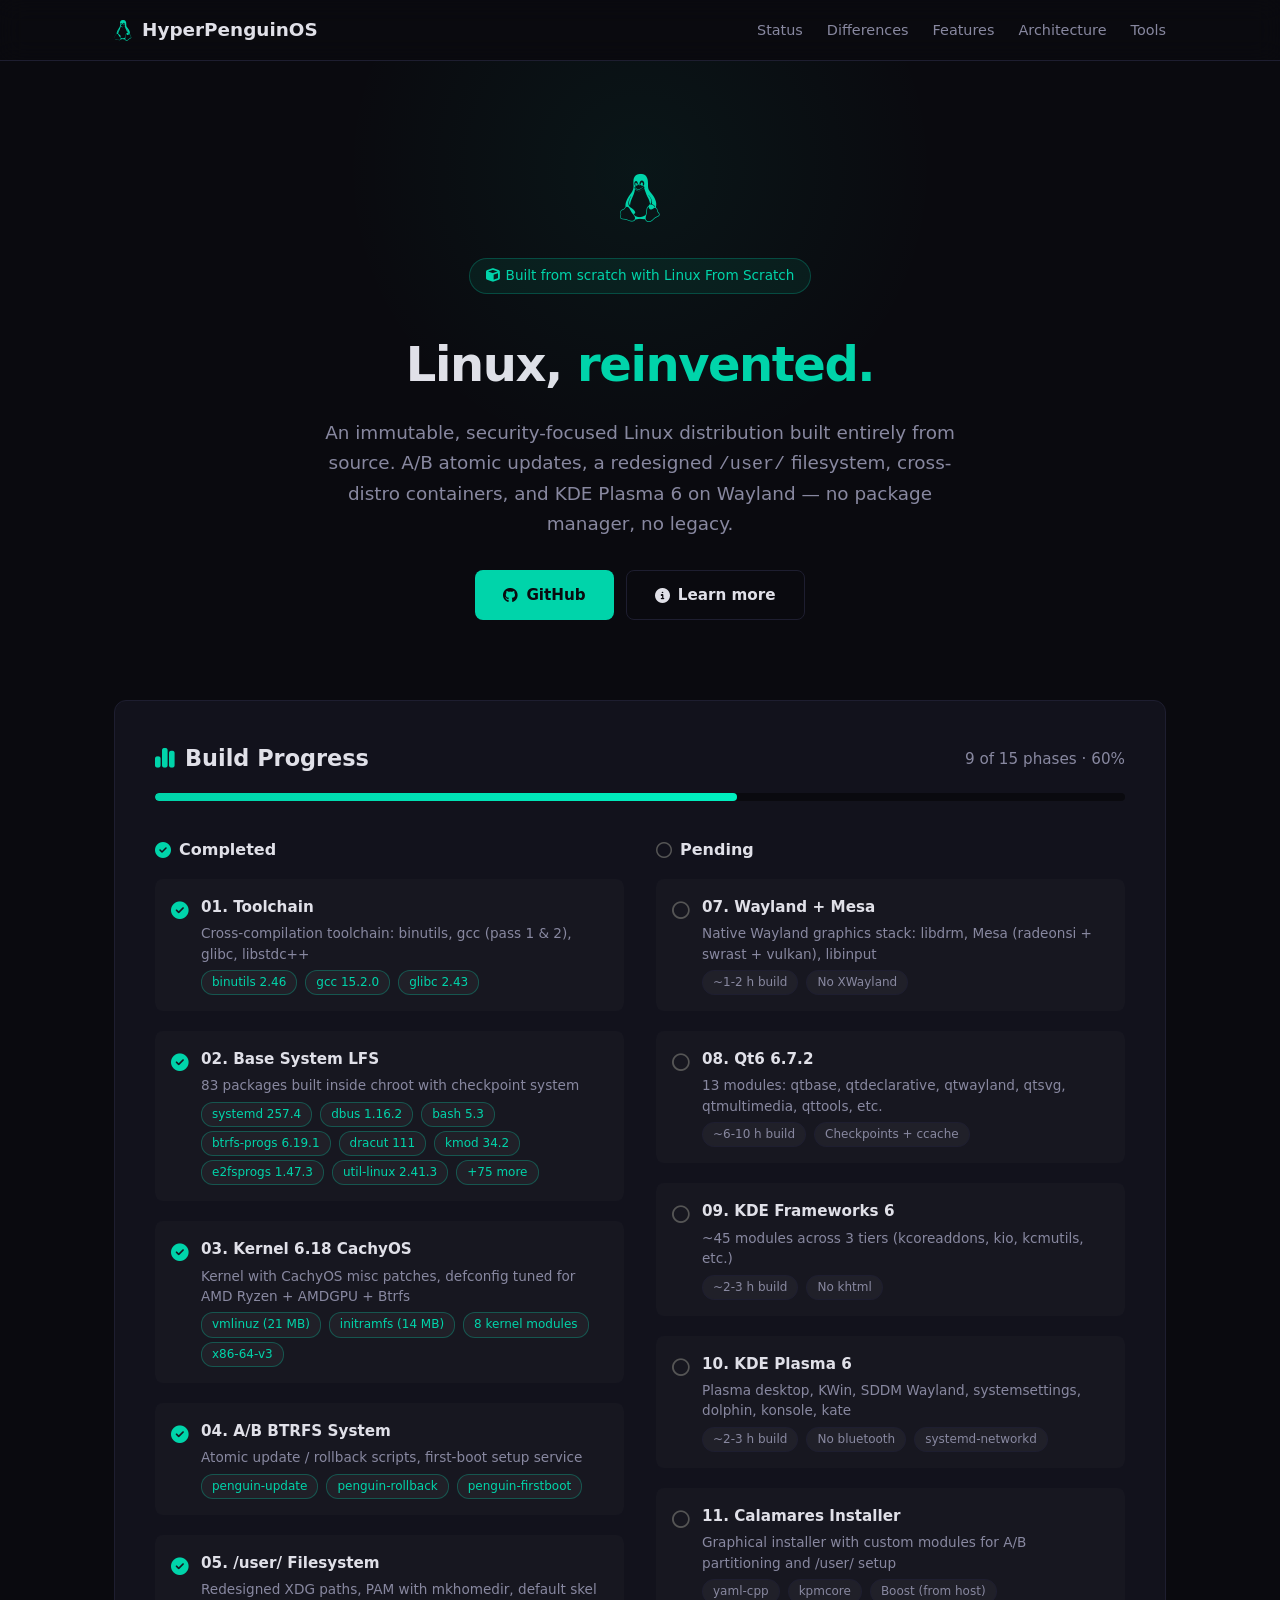
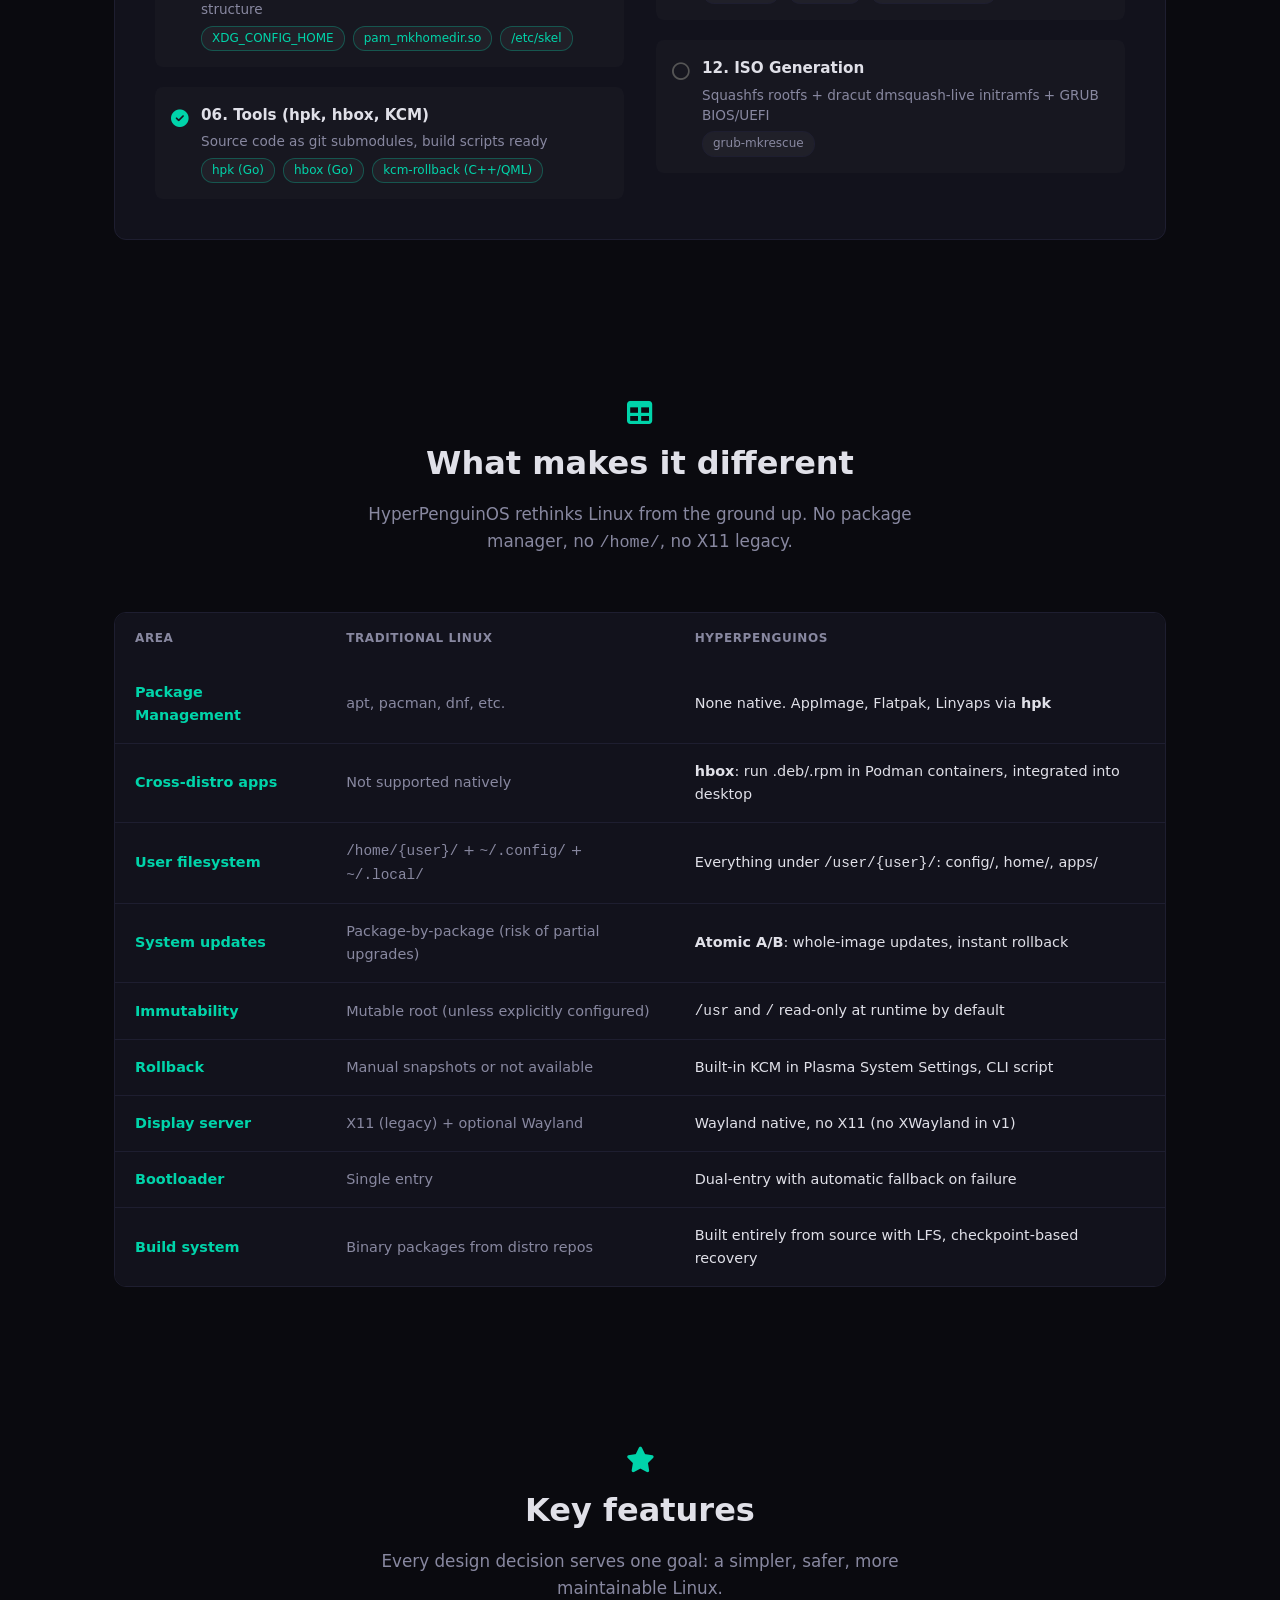
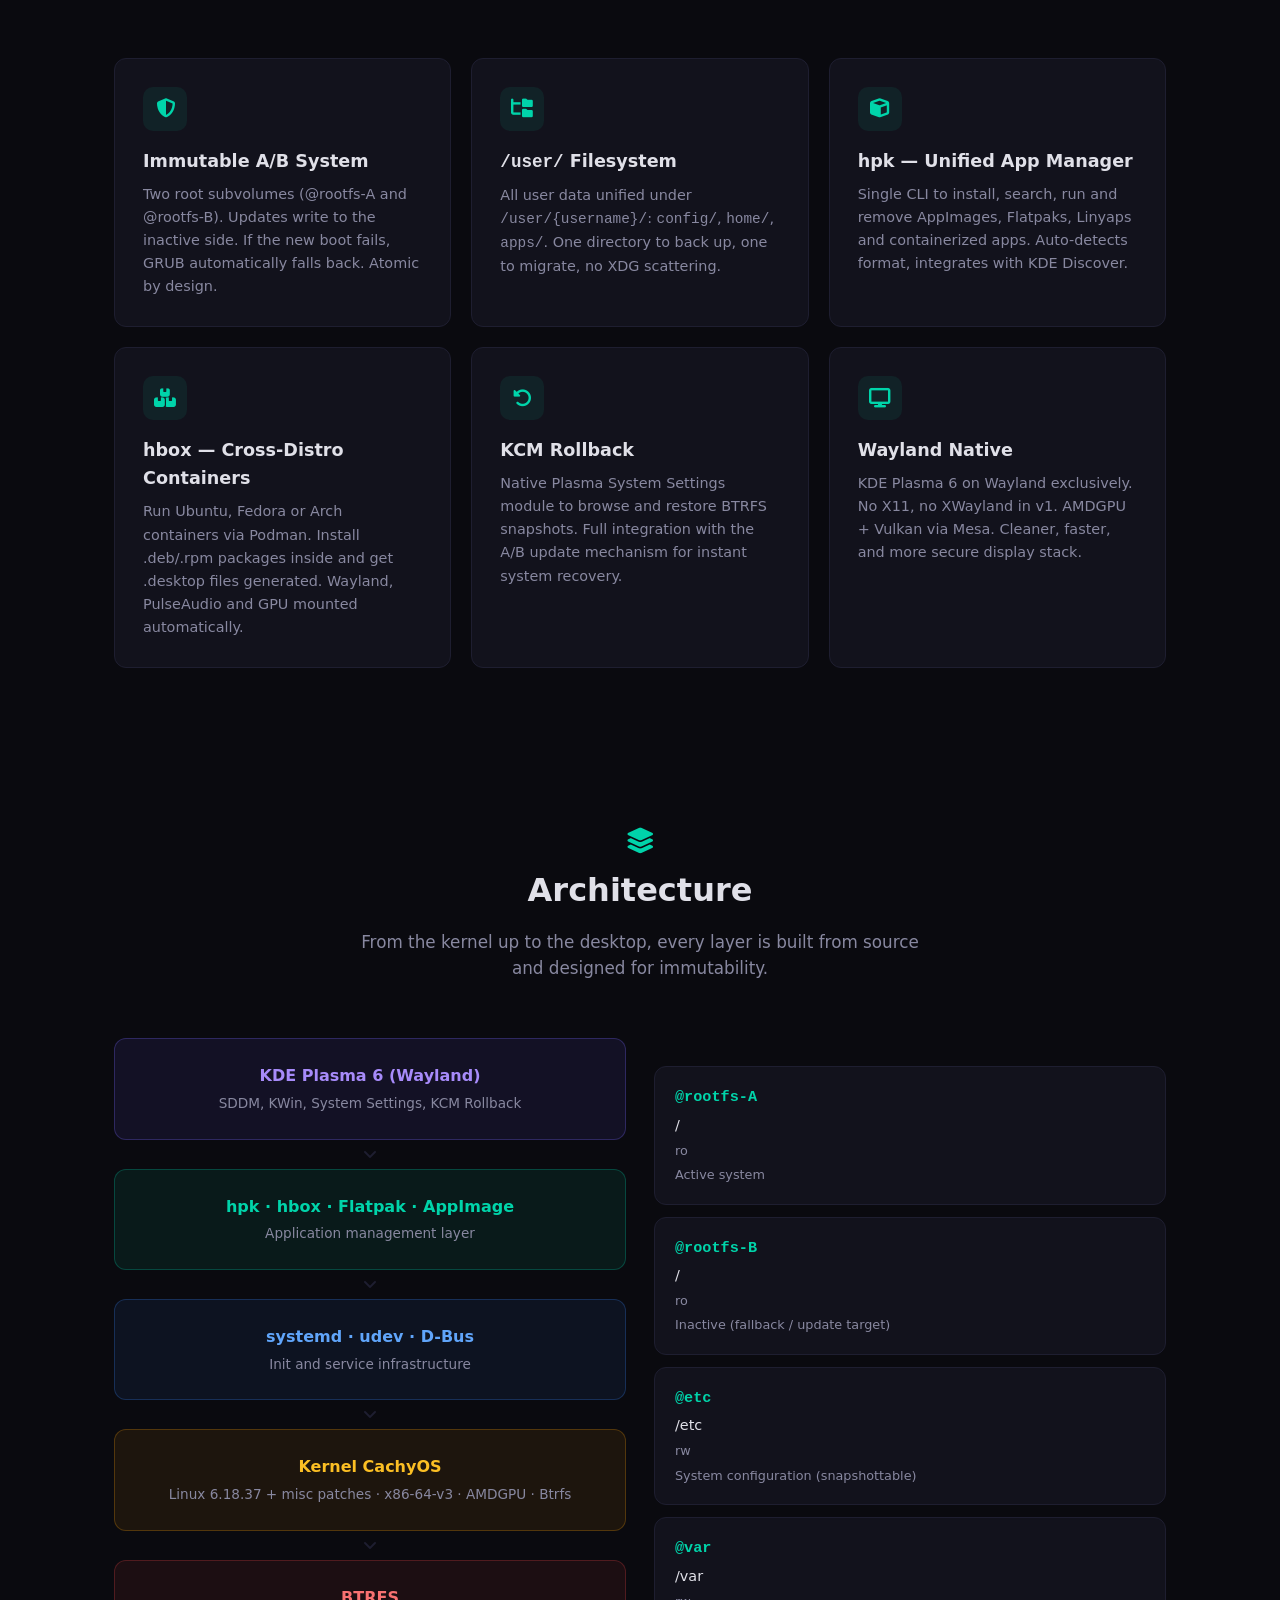
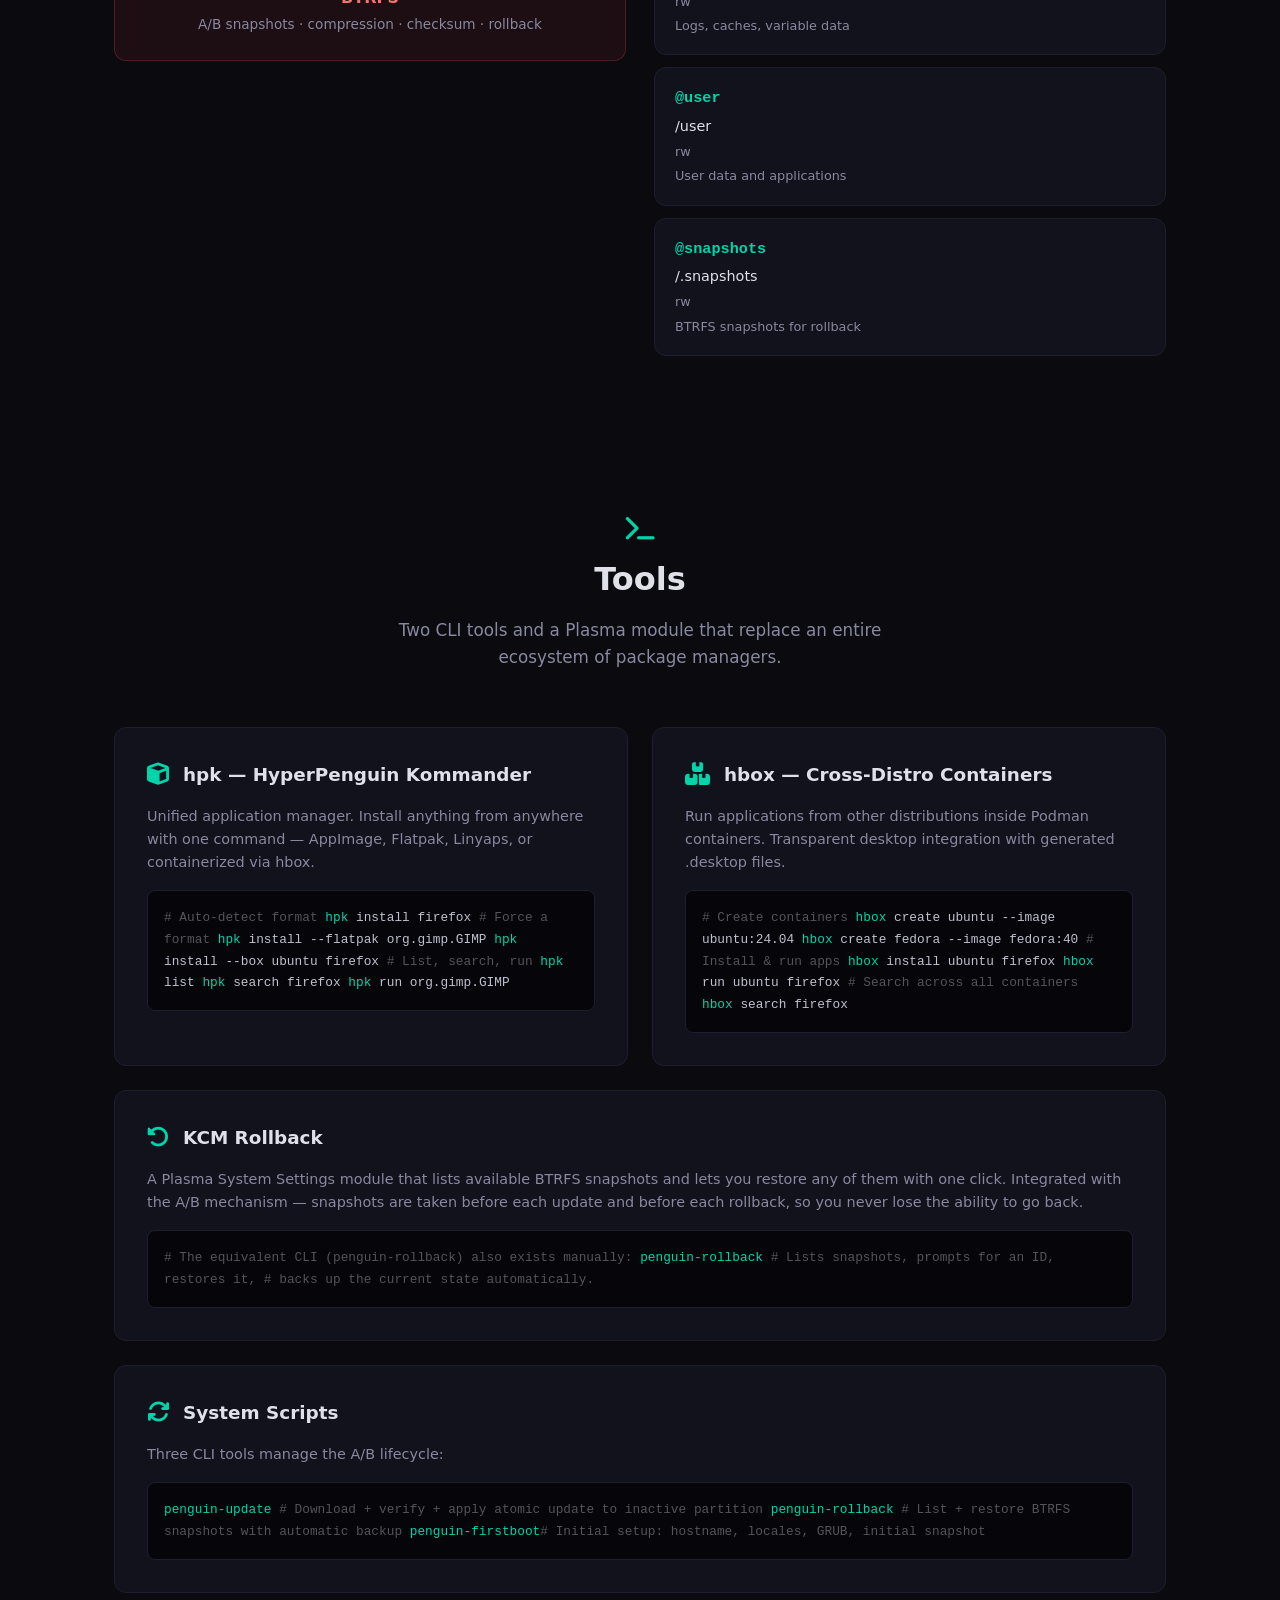
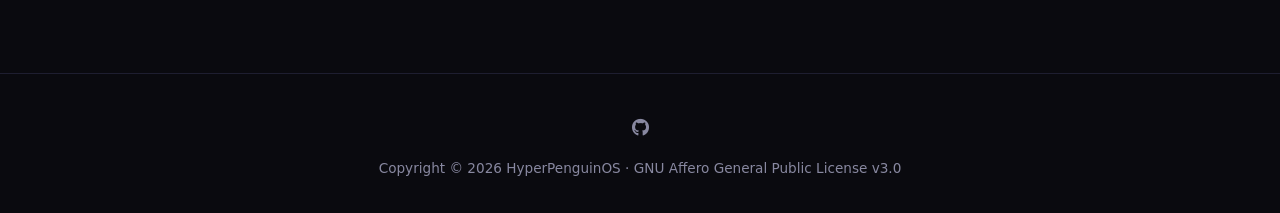
<file: docs/index.html>
<!DOCTYPE html>
<html lang="en">
<head>
  <meta charset="UTF-8">
  <meta name="viewport" content="width=device-width, initial-scale=1.0">
  <title>HyperPenguinOS — Linux, reinvented.</title>
  <link rel="stylesheet" href="https://cdnjs.cloudflare.com/ajax/libs/font-awesome/6.7.2/css/all.min.css">
  <link rel="stylesheet" href="css/style.css">
</head>
<body>

<nav>
  <div class="container">
    <a href="#" class="nav-logo">
      <i class="fa-brands fa-linux"></i> HyperPenguinOS
    </a>
    <button class="nav-toggle" aria-label="Menu">
      <i class="fas fa-bars"></i>
    </button>
    <ul class="nav-links">
      <li><a href="#progress">Status</a></li>
      <li><a href="#compare">Differences</a></li>
      <li><a href="#features">Features</a></li>
      <li><a href="#architecture">Architecture</a></li>
      <li><a href="#tools">Tools</a></li>
    </ul>
  </div>
</nav>

<!-- ============ HERO ============ -->
<section class="hero">
  <div class="container">
    <div class="hero-icon"><i class="fa-brands fa-linux"></i></div>
    <span class="hero-badge"><i class="fa-solid fa-cube" style="margin-right:6px"></i>Built from scratch with Linux From Scratch</span>
    <h1>Linux, <span>reinvented.</span></h1>
    <p>
      An immutable, security-focused Linux distribution built entirely from source.
      A/B atomic updates, a redesigned <code>/user/</code> filesystem, cross-distro containers,
      and KDE Plasma 6 on Wayland — no package manager, no legacy.
    </p>
    <div class="hero-buttons">
      <a class="btn btn-primary" href="https://github.com/itsdpr75/HyperPenguinOS">
        <i class="fa-brands fa-github"></i> GitHub
      </a>
      <a class="btn btn-outline" href="#features">
        <i class="fa-solid fa-circle-info"></i> Learn more
      </a>
    </div>
  </div>
</section>

<!-- ============ BUILD PROGRESS ============ -->
<section id="progress" style="padding-top:0">
  <div class="container">
    <div class="progress-card">
      <div class="progress-header">
        <h2><i class="fa-solid fa-chart-simple" style="margin-right:10px;color:var(--accent)"></i>Build Progress</h2>
        <span class="progress-label">9 of 15 phases &middot; 60%</span>
      </div>
      <div class="progress-bar-outer">
        <div class="progress-bar-fill" style="width:60%"></div>
      </div>

      <div class="progress-columns">
        <!-- COMPLETED -->
        <div class="progress-group">
          <h3><i class="fa-solid fa-check-circle" style="color:var(--green)"></i> Completed</h3>
          <div class="progress-items">

            <div class="progress-item">
              <div class="progress-item-icon done"><i class="fa-solid fa-check-circle"></i></div>
              <div class="progress-item-body">
                <div class="progress-item-title">01. Toolchain</div>
                <div class="progress-item-desc">Cross-compilation toolchain: binutils, gcc (pass 1 &amp; 2), glibc, libstdc++</div>
                <div class="progress-item-sub">
                  <span class="sub-tag done-tag">binutils 2.46</span>
                  <span class="sub-tag done-tag">gcc 15.2.0</span>
                  <span class="sub-tag done-tag">glibc 2.43</span>
                </div>
              </div>
            </div>

            <div class="progress-item">
              <div class="progress-item-icon done"><i class="fa-solid fa-check-circle"></i></div>
              <div class="progress-item-body">
                <div class="progress-item-title">02. Base System LFS</div>
                <div class="progress-item-desc">83 packages built inside chroot with checkpoint system</div>
                <div class="progress-item-sub">
                  <span class="sub-tag done-tag">systemd 257.4</span>
                  <span class="sub-tag done-tag">dbus 1.16.2</span>
                  <span class="sub-tag done-tag">bash 5.3</span>
                  <span class="sub-tag done-tag">btrfs-progs 6.19.1</span>
                  <span class="sub-tag done-tag">dracut 111</span>
                  <span class="sub-tag done-tag">kmod 34.2</span>
                  <span class="sub-tag done-tag">e2fsprogs 1.47.3</span>
                  <span class="sub-tag done-tag">util-linux 2.41.3</span>
                  <span class="sub-tag done-tag">+75 more</span>
                </div>
              </div>
            </div>

            <div class="progress-item">
              <div class="progress-item-icon done"><i class="fa-solid fa-check-circle"></i></div>
              <div class="progress-item-body">
                <div class="progress-item-title">03. Kernel 6.18 CachyOS</div>
                <div class="progress-item-desc">Kernel with CachyOS misc patches, defconfig tuned for AMD Ryzen + AMDGPU + Btrfs</div>
                <div class="progress-item-sub">
                  <span class="sub-tag done-tag">vmlinuz (21 MB)</span>
                  <span class="sub-tag done-tag">initramfs (14 MB)</span>
                  <span class="sub-tag done-tag">8 kernel modules</span>
                  <span class="sub-tag done-tag">x86-64-v3</span>
                </div>
              </div>
            </div>

            <div class="progress-item">
              <div class="progress-item-icon done"><i class="fa-solid fa-check-circle"></i></div>
              <div class="progress-item-body">
                <div class="progress-item-title">04. A/B BTRFS System</div>
                <div class="progress-item-desc">Atomic update / rollback scripts, first-boot setup service</div>
                <div class="progress-item-sub">
                  <span class="sub-tag done-tag">penguin-update</span>
                  <span class="sub-tag done-tag">penguin-rollback</span>
                  <span class="sub-tag done-tag">penguin-firstboot</span>
                </div>
              </div>
            </div>

            <div class="progress-item">
              <div class="progress-item-icon done"><i class="fa-solid fa-check-circle"></i></div>
              <div class="progress-item-body">
                <div class="progress-item-title">05. /user/ Filesystem</div>
                <div class="progress-item-desc">Redesigned XDG paths, PAM with mkhomedir, default skel structure</div>
                <div class="progress-item-sub">
                  <span class="sub-tag done-tag">XDG_CONFIG_HOME</span>
                  <span class="sub-tag done-tag">pam_mkhomedir.so</span>
                  <span class="sub-tag done-tag">/etc/skel</span>
                </div>
              </div>
            </div>

            <div class="progress-item">
              <div class="progress-item-icon done"><i class="fa-solid fa-check-circle"></i></div>
              <div class="progress-item-body">
                <div class="progress-item-title">06. Tools (hpk, hbox, KCM)</div>
                <div class="progress-item-desc">Source code as git submodules, build scripts ready</div>
                <div class="progress-item-sub">
                  <span class="sub-tag done-tag">hpk (Go)</span>
                  <span class="sub-tag done-tag">hbox (Go)</span>
                  <span class="sub-tag done-tag">kcm-rollback (C++/QML)</span>
                </div>
              </div>
            </div>

          </div>
        </div>

        <!-- PENDING -->
        <div class="progress-group">
          <h3><i class="fa-regular fa-circle" style="color:var(--gray)"></i> Pending</h3>
          <div class="progress-items">

            <div class="progress-item">
              <div class="progress-item-icon pending"><i class="fa-regular fa-circle"></i></div>
              <div class="progress-item-body">
                <div class="progress-item-title">07. Wayland + Mesa</div>
                <div class="progress-item-desc">Native Wayland graphics stack: libdrm, Mesa (radeonsi + swrast + vulkan), libinput</div>
                <div class="progress-item-sub">
                  <span class="sub-tag">~1-2 h build</span>
                  <span class="sub-tag">No XWayland</span>
                </div>
              </div>
            </div>

            <div class="progress-item">
              <div class="progress-item-icon pending"><i class="fa-regular fa-circle"></i></div>
              <div class="progress-item-body">
                <div class="progress-item-title">08. Qt6 6.7.2</div>
                <div class="progress-item-desc">13 modules: qtbase, qtdeclarative, qtwayland, qtsvg, qtmultimedia, qttools, etc.</div>
                <div class="progress-item-sub">
                  <span class="sub-tag">~6-10 h build</span>
                  <span class="sub-tag">Checkpoints + ccache</span>
                </div>
              </div>
            </div>

            <div class="progress-item">
              <div class="progress-item-icon pending"><i class="fa-regular fa-circle"></i></div>
              <div class="progress-item-body">
                <div class="progress-item-title">09. KDE Frameworks 6</div>
                <div class="progress-item-desc">~45 modules across 3 tiers (kcoreaddons, kio, kcmutils, etc.)</div>
                <div class="progress-item-sub">
                  <span class="sub-tag">~2-3 h build</span>
                  <span class="sub-tag">No khtml</span>
                </div>
              </div>
            </div>

            <div class="progress-item">
              <div class="progress-item-icon pending"><i class="fa-regular fa-circle"></i></div>
              <div class="progress-item-body">
                <div class="progress-item-title">10. KDE Plasma 6</div>
                <div class="progress-item-desc">Plasma desktop, KWin, SDDM Wayland, systemsettings, dolphin, konsole, kate</div>
                <div class="progress-item-sub">
                  <span class="sub-tag">~2-3 h build</span>
                  <span class="sub-tag">No bluetooth</span>
                  <span class="sub-tag">systemd-networkd</span>
                </div>
              </div>
            </div>

            <div class="progress-item">
              <div class="progress-item-icon pending"><i class="fa-regular fa-circle"></i></div>
              <div class="progress-item-body">
                <div class="progress-item-title">11. Calamares Installer</div>
                <div class="progress-item-desc">Graphical installer with custom modules for A/B partitioning and /user/ setup</div>
                <div class="progress-item-sub">
                  <span class="sub-tag">yaml-cpp</span>
                  <span class="sub-tag">kpmcore</span>
                  <span class="sub-tag">Boost (from host)</span>
                </div>
              </div>
            </div>

            <div class="progress-item">
              <div class="progress-item-icon pending"><i class="fa-regular fa-circle"></i></div>
              <div class="progress-item-body">
                <div class="progress-item-title">12. ISO Generation</div>
                <div class="progress-item-desc">Squashfs rootfs + dracut dmsquash-live initramfs + GRUB BIOS/UEFI</div>
                <div class="progress-item-sub">
                  <span class="sub-tag">grub-mkrescue</span>
                </div>
              </div>
            </div>

          </div>
        </div>
      </div>
    </div>
  </div>
</section>

<!-- ============ DIFFERENCES ============ -->
<section id="compare">
  <div class="container">
    <div class="section-header">
      <i class="fa-solid fa-table"></i>
      <h2>What makes it different</h2>
      <p>HyperPenguinOS rethinks Linux from the ground up. No package manager, no <code>/home/</code>, no X11 legacy.</p>
    </div>

    <table class="compact-table">
      <thead>
        <tr><th>Area</th><th>Traditional Linux</th><th>HyperPenguinOS</th></tr>
      </thead>
      <tbody>
        <tr>
          <td>Package Management</td>
          <td>apt, pacman, dnf, etc.</td>
          <td>None native. AppImage, Flatpak, Linyaps via <strong>hpk</strong></td>
        </tr>
        <tr>
          <td>Cross-distro apps</td>
          <td>Not supported natively</td>
          <td><strong>hbox</strong>: run .deb/.rpm in Podman containers, integrated into desktop</td>
        </tr>
        <tr>
          <td>User filesystem</td>
          <td><code>/home/{user}/</code> + <code>~/.config/</code> + <code>~/.local/</code></td>
          <td>Everything under <code>/user/{user}/</code>: config/, home/, apps/</td>
        </tr>
        <tr>
          <td>System updates</td>
          <td>Package-by-package (risk of partial upgrades)</td>
          <td><strong>Atomic A/B</strong>: whole-image updates, instant rollback</td>
        </tr>
        <tr>
          <td>Immutability</td>
          <td>Mutable root (unless explicitly configured)</td>
          <td><code>/usr</code> and <code>/</code> read-only at runtime by default</td>
        </tr>
        <tr>
          <td>Rollback</td>
          <td>Manual snapshots or not available</td>
          <td>Built-in KCM in Plasma System Settings, CLI script</td>
        </tr>
        <tr>
          <td>Display server</td>
          <td>X11 (legacy) + optional Wayland</td>
          <td>Wayland native, no X11 (no XWayland in v1)</td>
        </tr>
        <tr>
          <td>Bootloader</td>
          <td>Single entry</td>
          <td>Dual-entry with automatic fallback on failure</td>
        </tr>
        <tr>
          <td>Build system</td>
          <td>Binary packages from distro repos</td>
          <td>Built entirely from source with LFS, checkpoint-based recovery</td>
        </tr>
      </tbody>
    </table>
  </div>
</section>

<!-- ============ FEATURES ============ -->
<section id="features">
  <div class="container">
    <div class="section-header">
      <i class="fa-solid fa-star"></i>
      <h2>Key features</h2>
      <p>Every design decision serves one goal: a simpler, safer, more maintainable Linux.</p>
    </div>

    <div class="features-grid">

      <div class="feature-card">
        <div class="feature-card-icon"><i class="fa-solid fa-shield-halved"></i></div>
        <h3>Immutable A/B System</h3>
        <p>Two root subvolumes (&commat;rootfs-A and &commat;rootfs-B). Updates write to the inactive side. If the new boot fails, GRUB automatically falls back. Atomic by design.</p>
      </div>

      <div class="feature-card">
        <div class="feature-card-icon"><i class="fa-solid fa-folder-tree"></i></div>
        <h3><code>/user/</code> Filesystem</h3>
        <p>All user data unified under <code>/user/{username}/</code>: <code>config/</code>, <code>home/</code>, <code>apps/</code>. One directory to back up, one to migrate, no XDG scattering.</p>
      </div>

      <div class="feature-card">
        <div class="feature-card-icon"><i class="fa-solid fa-cube"></i></div>
        <h3>hpk — Unified App Manager</h3>
        <p>Single CLI to install, search, run and remove AppImages, Flatpaks, Linyaps and containerized apps. Auto-detects format, integrates with KDE Discover.</p>
      </div>

      <div class="feature-card">
        <div class="feature-card-icon"><i class="fa-solid fa-boxes-stacked"></i></div>
        <h3>hbox — Cross-Distro Containers</h3>
        <p>Run Ubuntu, Fedora or Arch containers via Podman. Install .deb/.rpm packages inside and get .desktop files generated. Wayland, PulseAudio and GPU mounted automatically.</p>
      </div>

      <div class="feature-card">
        <div class="feature-card-icon"><i class="fa-solid fa-rotate-left"></i></div>
        <h3>KCM Rollback</h3>
        <p>Native Plasma System Settings module to browse and restore BTRFS snapshots. Full integration with the A/B update mechanism for instant system recovery.</p>
      </div>

      <div class="feature-card">
        <div class="feature-card-icon"><i class="fa-solid fa-display"></i></div>
        <h3>Wayland Native</h3>
        <p>KDE Plasma 6 on Wayland exclusively. No X11, no XWayland in v1. AMDGPU + Vulkan via Mesa. Cleaner, faster, and more secure display stack.</p>
      </div>

    </div>
  </div>
</section>

<!-- ============ ARCHITECTURE ============ -->
<section id="architecture">
  <div class="container">
    <div class="section-header">
      <i class="fa-solid fa-layer-group"></i>
      <h2>Architecture</h2>
      <p>From the kernel up to the desktop, every layer is built from source and designed for immutability.</p>
    </div>

    <div class="arch-two-col">
    <div class="arch-layers">
      <div class="arch-layer arch-layer-desktop">
        <div class="arch-layer-title">KDE Plasma 6 (Wayland)</div>
        <div class="arch-layer-desc">SDDM, KWin, System Settings, KCM Rollback</div>
      </div>
      <div class="arch-layer-arrow"><i class="fa-solid fa-angle-down"></i></div>
      <div class="arch-layer arch-layer-apps">
        <div class="arch-layer-title">hpk &middot; hbox &middot; Flatpak &middot; AppImage</div>
        <div class="arch-layer-desc">Application management layer</div>
      </div>
      <div class="arch-layer-arrow"><i class="fa-solid fa-angle-down"></i></div>
      <div class="arch-layer arch-layer-system">
        <div class="arch-layer-title">systemd &middot; udev &middot; D-Bus</div>
        <div class="arch-layer-desc">Init and service infrastructure</div>
      </div>
      <div class="arch-layer-arrow"><i class="fa-solid fa-angle-down"></i></div>
      <div class="arch-layer arch-layer-kernel">
        <div class="arch-layer-title">Kernel CachyOS</div>
        <div class="arch-layer-desc">Linux 6.18.37 + misc patches &middot; x86-64-v3 &middot; AMDGPU &middot; Btrfs</div>
      </div>
      <div class="arch-layer-arrow"><i class="fa-solid fa-angle-down"></i></div>
      <div class="arch-layer arch-layer-fs">
        <div class="arch-layer-title">BTRFS</div>
        <div class="arch-layer-desc">A/B snapshots &middot; compression &middot; checksum &middot; rollback</div>
      </div>
    </div>

    <div class="subvol-grid">
      <div class="subvol-card"><span class="subvol-name">&commat;rootfs-A</span><span class="subvol-mount">/</span><span class="subvol-type">ro</span><span class="subvol-desc">Active system</span></div>
      <div class="subvol-card"><span class="subvol-name">&commat;rootfs-B</span><span class="subvol-mount">/</span><span class="subvol-type">ro</span><span class="subvol-desc">Inactive (fallback / update target)</span></div>
      <div class="subvol-card"><span class="subvol-name">&commat;etc</span><span class="subvol-mount">/etc</span><span class="subvol-type">rw</span><span class="subvol-desc">System configuration (snapshottable)</span></div>
      <div class="subvol-card"><span class="subvol-name">&commat;var</span><span class="subvol-mount">/var</span><span class="subvol-type">rw</span><span class="subvol-desc">Logs, caches, variable data</span></div>
      <div class="subvol-card"><span class="subvol-name">&commat;user</span><span class="subvol-mount">/user</span><span class="subvol-type">rw</span><span class="subvol-desc">User data and applications</span></div>
      <div class="subvol-card"><span class="subvol-name">&commat;snapshots</span><span class="subvol-mount">/.snapshots</span><span class="subvol-type">rw</span><span class="subvol-desc">BTRFS snapshots for rollback</span></div>
    </div>
    </div>
  </div>
</section>

<!-- ============ TOOLS ============ -->
<section id="tools">
  <div class="container">
    <div class="section-header">
      <i class="fa-solid fa-terminal"></i>
      <h2>Tools</h2>
      <p>Two CLI tools and a Plasma module that replace an entire ecosystem of package managers.</p>
    </div>

    <div class="tools-grid">

      <div class="tool-card">
        <div class="tool-card-header">
          <i class="fa-solid fa-cube"></i>
          <h3>hpk — HyperPenguin Kommander</h3>
        </div>
        <p>Unified application manager. Install anything from anywhere with one command — AppImage, Flatpak, Linyaps, or containerized via hbox.</p>
        <div class="code-block">
<span class="comment"># Auto-detect format</span>
<span class="keyword">hpk</span> install firefox

<span class="comment"># Force a format</span>
<span class="keyword">hpk</span> install --flatpak org.gimp.GIMP
<span class="keyword">hpk</span> install --box ubuntu firefox

<span class="comment"># List, search, run</span>
<span class="keyword">hpk</span> list
<span class="keyword">hpk</span> search firefox
<span class="keyword">hpk</span> run org.gimp.GIMP
        </div>
      </div>

      <div class="tool-card">
        <div class="tool-card-header">
          <i class="fa-solid fa-boxes-stacked"></i>
          <h3>hbox — Cross-Distro Containers</h3>
        </div>
        <p>Run applications from other distributions inside Podman containers. Transparent desktop integration with generated .desktop files.</p>
        <div class="code-block">
<span class="comment"># Create containers</span>
<span class="keyword">hbox</span> create ubuntu --image ubuntu:24.04
<span class="keyword">hbox</span> create fedora --image fedora:40

<span class="comment"># Install &amp; run apps</span>
<span class="keyword">hbox</span> install ubuntu firefox
<span class="keyword">hbox</span> run ubuntu firefox

<span class="comment"># Search across all containers</span>
<span class="keyword">hbox</span> search firefox
        </div>
      </div>

      <div class="tool-card" style="grid-column: 1 / -1;">
        <div class="tool-card-header">
          <i class="fa-solid fa-rotate-left"></i>
          <h3>KCM Rollback</h3>
        </div>
        <p>A Plasma System Settings module that lists available BTRFS snapshots and lets you restore any of them with one click. Integrated with the A/B mechanism — snapshots are taken before each update and before each rollback, so you never lose the ability to go back.</p>
        <div class="code-block">
<span class="comment"># The equivalent CLI (penguin-rollback) also exists manually:</span>
<span class="keyword">penguin-rollback</span>

<span class="comment"># Lists snapshots, prompts for an ID, restores it,</span>
<span class="comment"># backs up the current state automatically.</span>
        </div>
      </div>

      <div class="tool-card" style="grid-column: 1 / -1;">
        <div class="tool-card-header">
          <i class="fa-solid fa-arrows-rotate"></i>
          <h3>System Scripts</h3>
        </div>
        <p>Three CLI tools manage the A/B lifecycle:</p>
        <div class="code-block">
<span class="keyword">penguin-update</span>   <span class="comment"># Download + verify + apply atomic update to inactive partition</span>
<span class="keyword">penguin-rollback</span> <span class="comment"># List + restore BTRFS snapshots with automatic backup</span>
<span class="keyword">penguin-firstboot</span><span class="comment"># Initial setup: hostname, locales, GRUB, initial snapshot</span>
        </div>
      </div>

    </div>
  </div>
</section>

<!-- ============ FOOTER ============ -->
<footer>
  <div class="container">
    <ul class="footer-links">
      <li><a href="https://github.com/itsdpr75/HyperPenguinOS" aria-label="GitHub"><i class="fa-brands fa-github"></i></a></li>
    </ul>
    <p>Copyright &copy; 2026 HyperPenguinOS &middot; GNU Affero General Public License v3.0</p>
  </div>
</footer>

<script src="js/main.js"></script>
</body>
</html>
</file>
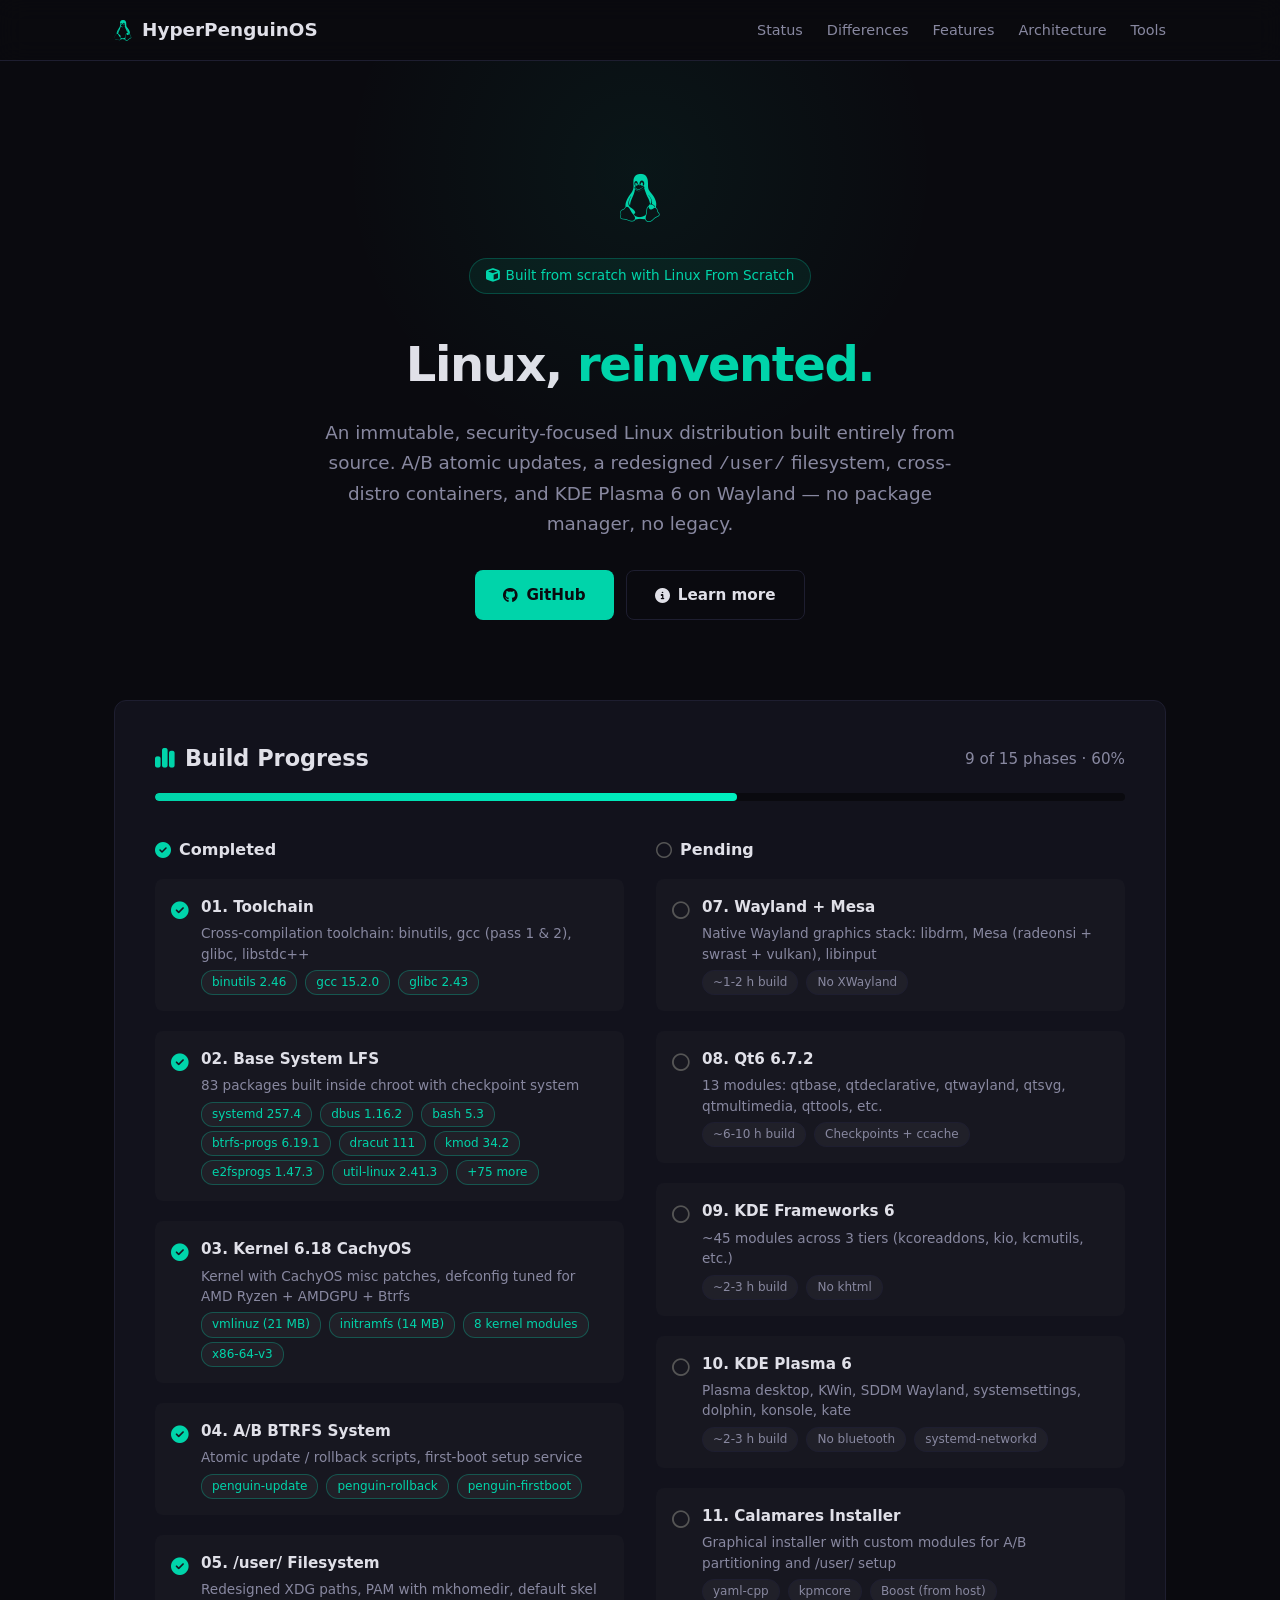
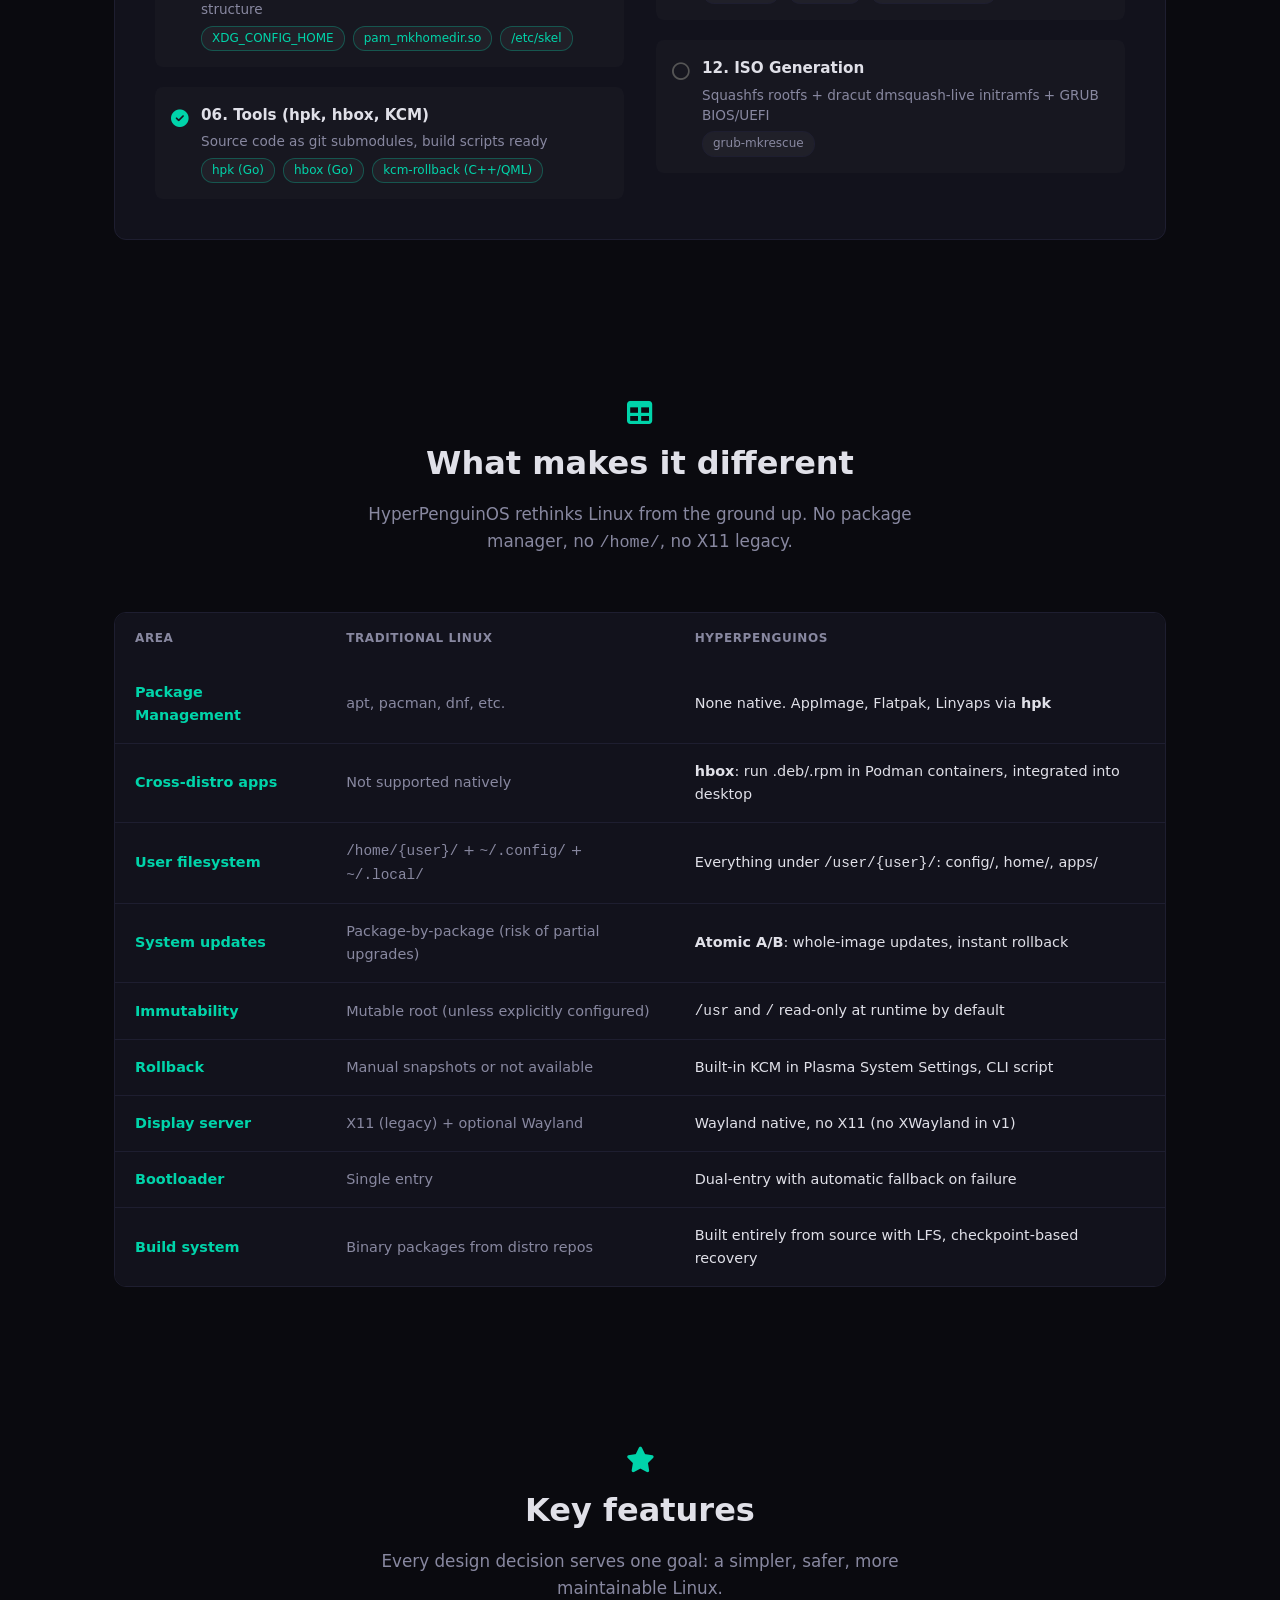
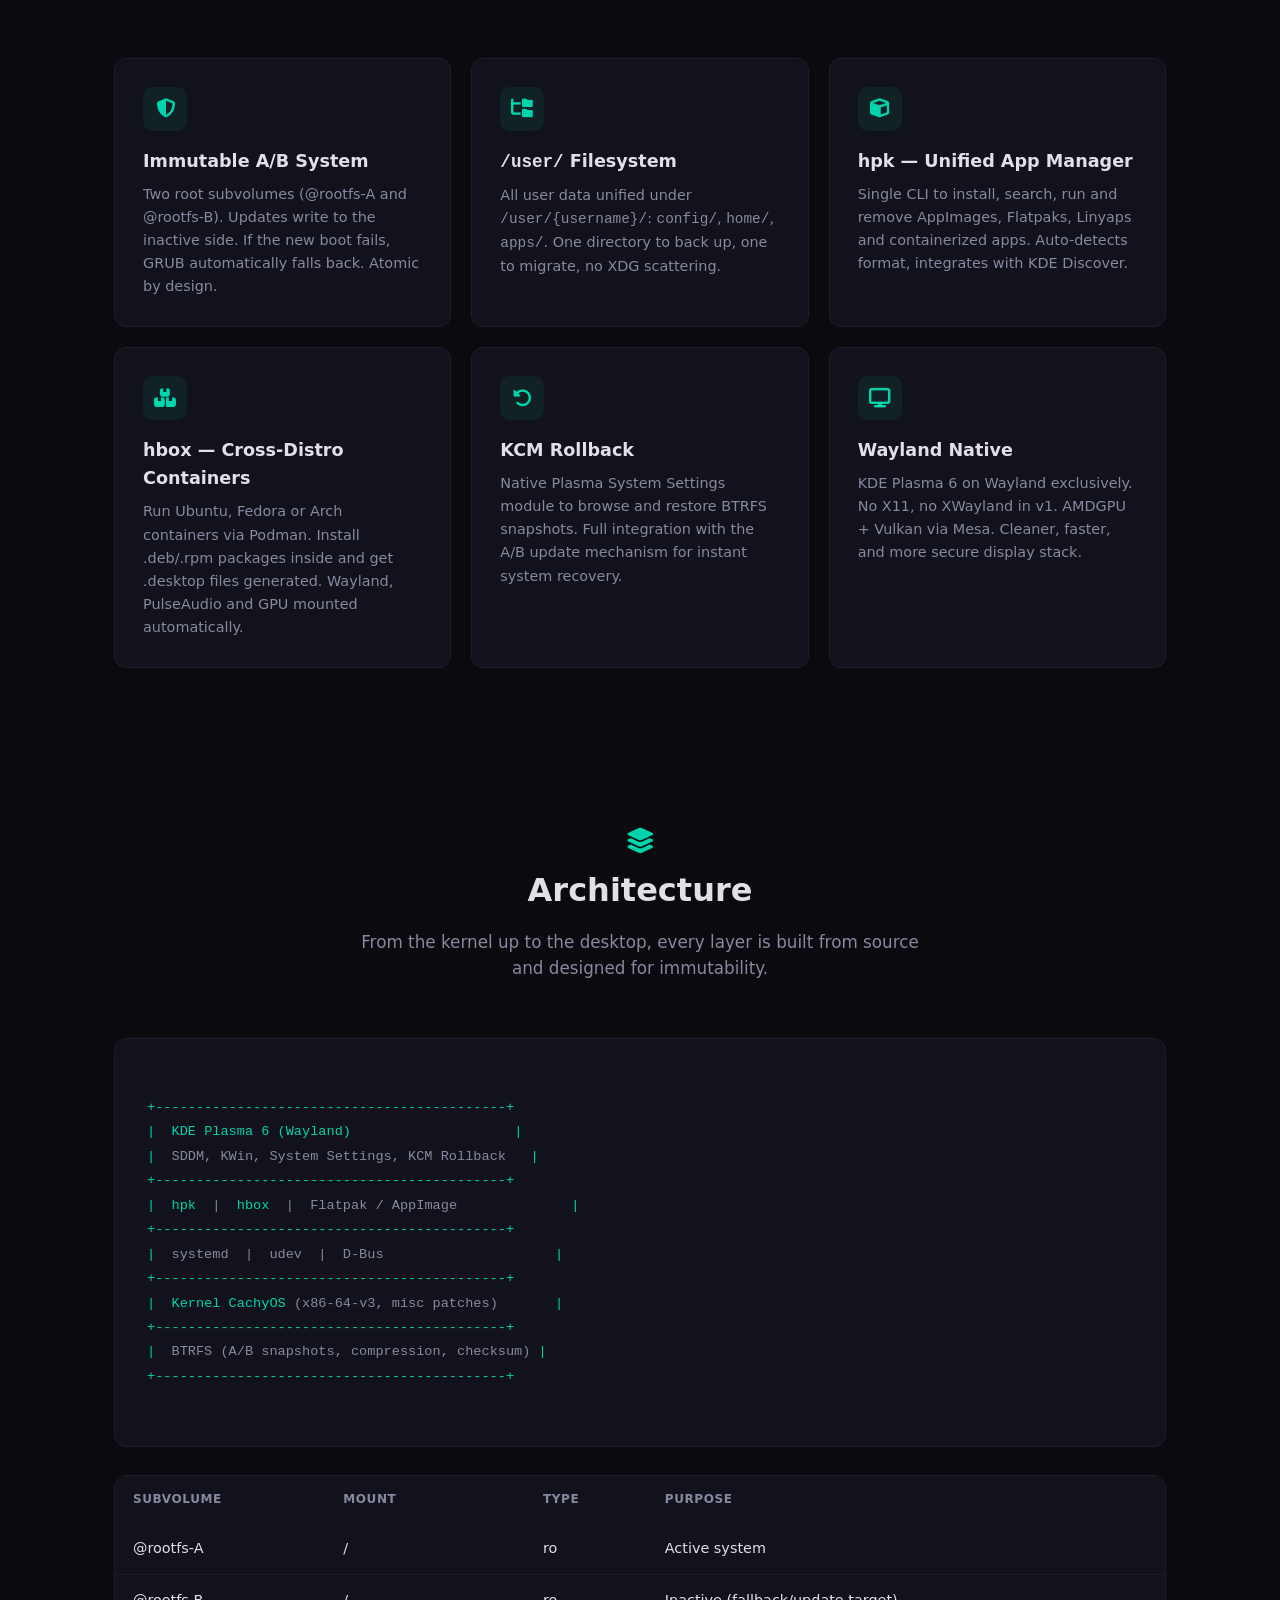
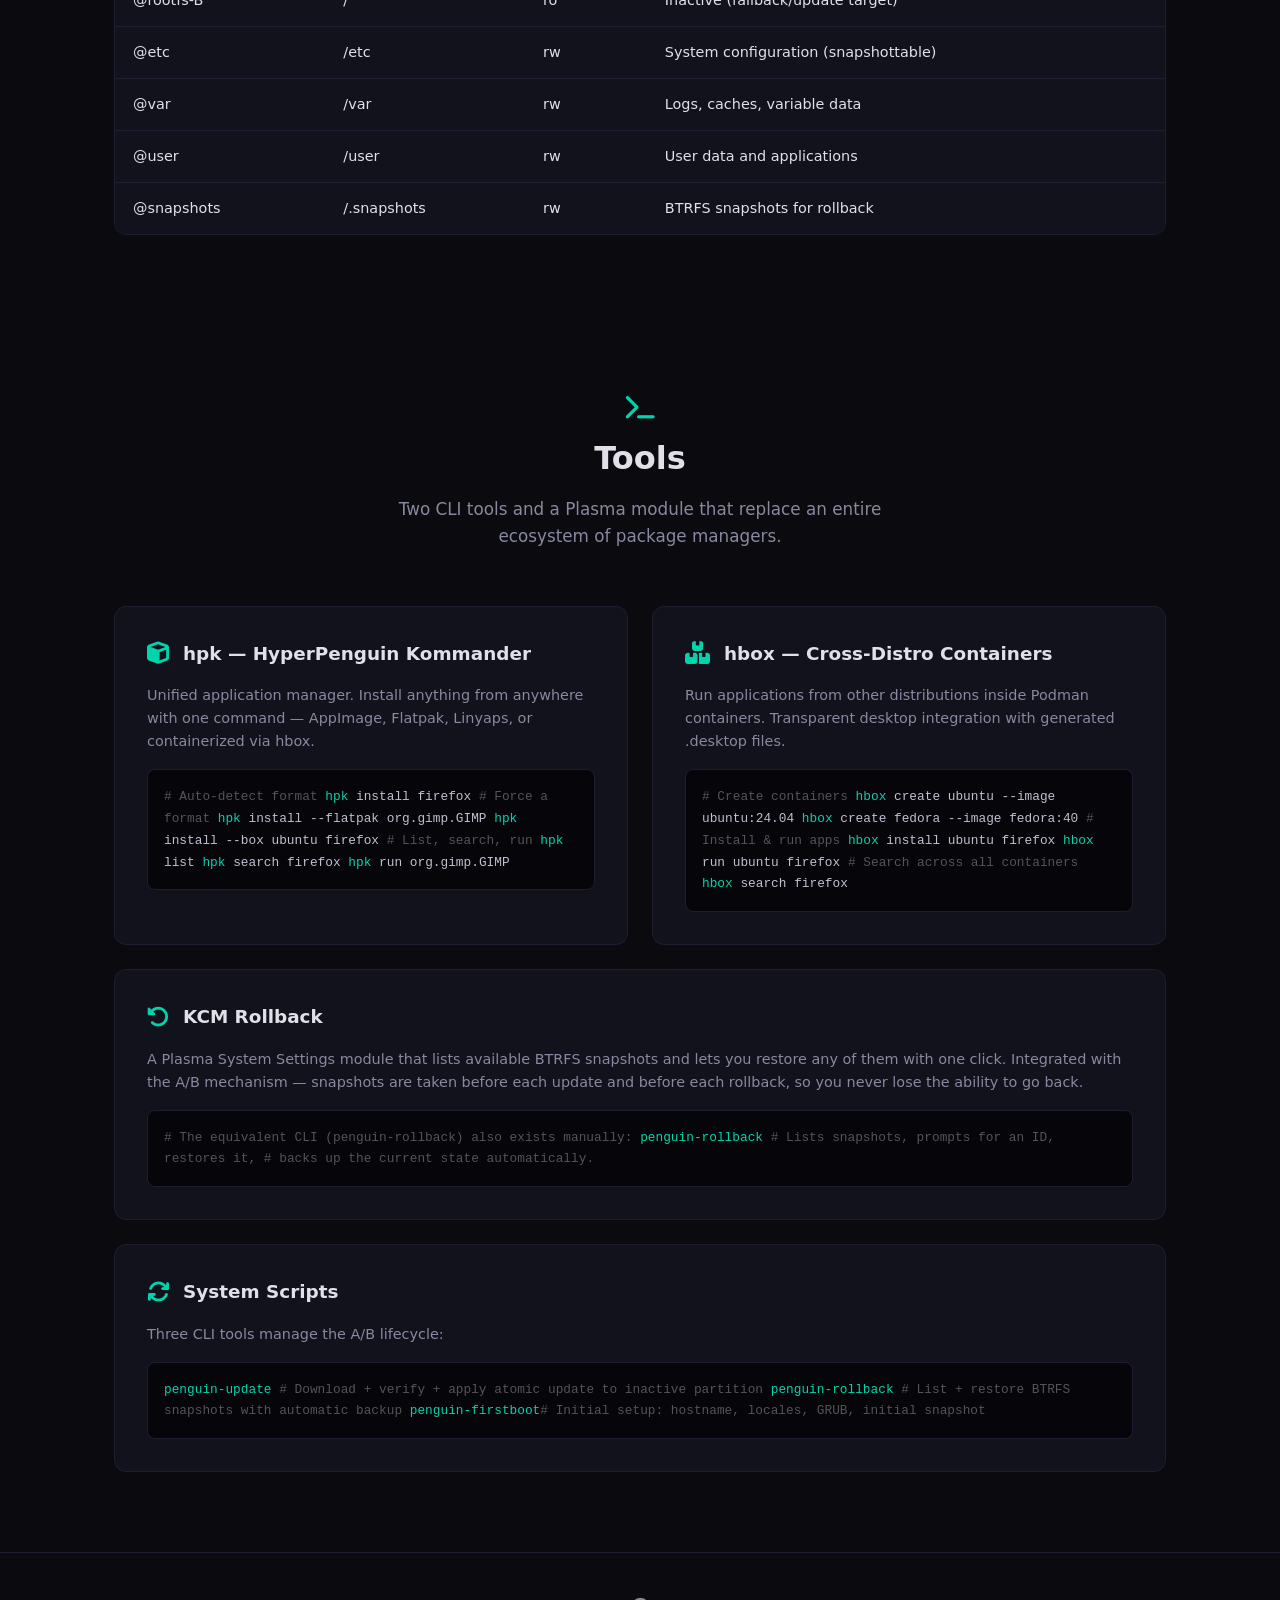
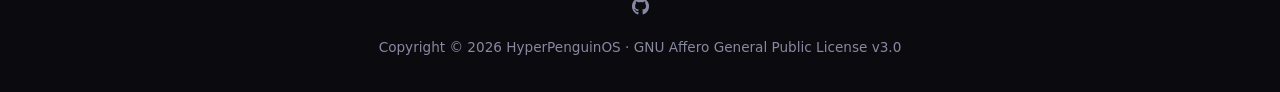
<file: web/index.html>
<!DOCTYPE html>
<html lang="en">
<head>
  <meta charset="UTF-8">
  <meta name="viewport" content="width=device-width, initial-scale=1.0">
  <title>HyperPenguinOS — Linux, reinvented.</title>
  <link rel="stylesheet" href="https://cdnjs.cloudflare.com/ajax/libs/font-awesome/6.7.2/css/all.min.css">
  <link rel="stylesheet" href="css/style.css">
</head>
<body>

<nav>
  <div class="container">
    <a href="#" class="nav-logo">
      <i class="fa-brands fa-linux"></i> HyperPenguinOS
    </a>
    <button class="nav-toggle" aria-label="Menu">
      <i class="fas fa-bars"></i>
    </button>
    <ul class="nav-links">
      <li><a href="#progress">Status</a></li>
      <li><a href="#compare">Differences</a></li>
      <li><a href="#features">Features</a></li>
      <li><a href="#architecture">Architecture</a></li>
      <li><a href="#tools">Tools</a></li>
    </ul>
  </div>
</nav>

<!-- ============ HERO ============ -->
<section class="hero">
  <div class="container">
    <div class="hero-icon"><i class="fa-brands fa-linux"></i></div>
    <span class="hero-badge"><i class="fa-solid fa-cube" style="margin-right:6px"></i>Built from scratch with Linux From Scratch</span>
    <h1>Linux, <span>reinvented.</span></h1>
    <p>
      An immutable, security-focused Linux distribution built entirely from source.
      A/B atomic updates, a redesigned <code>/user/</code> filesystem, cross-distro containers,
      and KDE Plasma 6 on Wayland — no package manager, no legacy.
    </p>
    <div class="hero-buttons">
      <a class="btn btn-primary" href="https://github.com/itsdpr75/HyperPenguinOS">
        <i class="fa-brands fa-github"></i> GitHub
      </a>
      <a class="btn btn-outline" href="#features">
        <i class="fa-solid fa-circle-info"></i> Learn more
      </a>
    </div>
  </div>
</section>

<!-- ============ BUILD PROGRESS ============ -->
<section id="progress" style="padding-top:0">
  <div class="container">
    <div class="progress-card">
      <div class="progress-header">
        <h2><i class="fa-solid fa-chart-simple" style="margin-right:10px;color:var(--accent)"></i>Build Progress</h2>
        <span class="progress-label">9 of 15 phases &middot; 60%</span>
      </div>
      <div class="progress-bar-outer">
        <div class="progress-bar-fill" style="width:60%"></div>
      </div>

      <div class="progress-columns">
        <!-- COMPLETED -->
        <div class="progress-group">
          <h3><i class="fa-solid fa-check-circle" style="color:var(--green)"></i> Completed</h3>
          <div class="progress-items">

            <div class="progress-item">
              <div class="progress-item-icon done"><i class="fa-solid fa-check-circle"></i></div>
              <div class="progress-item-body">
                <div class="progress-item-title">01. Toolchain</div>
                <div class="progress-item-desc">Cross-compilation toolchain: binutils, gcc (pass 1 &amp; 2), glibc, libstdc++</div>
                <div class="progress-item-sub">
                  <span class="sub-tag done-tag">binutils 2.46</span>
                  <span class="sub-tag done-tag">gcc 15.2.0</span>
                  <span class="sub-tag done-tag">glibc 2.43</span>
                </div>
              </div>
            </div>

            <div class="progress-item">
              <div class="progress-item-icon done"><i class="fa-solid fa-check-circle"></i></div>
              <div class="progress-item-body">
                <div class="progress-item-title">02. Base System LFS</div>
                <div class="progress-item-desc">83 packages built inside chroot with checkpoint system</div>
                <div class="progress-item-sub">
                  <span class="sub-tag done-tag">systemd 257.4</span>
                  <span class="sub-tag done-tag">dbus 1.16.2</span>
                  <span class="sub-tag done-tag">bash 5.3</span>
                  <span class="sub-tag done-tag">btrfs-progs 6.19.1</span>
                  <span class="sub-tag done-tag">dracut 111</span>
                  <span class="sub-tag done-tag">kmod 34.2</span>
                  <span class="sub-tag done-tag">e2fsprogs 1.47.3</span>
                  <span class="sub-tag done-tag">util-linux 2.41.3</span>
                  <span class="sub-tag done-tag">+75 more</span>
                </div>
              </div>
            </div>

            <div class="progress-item">
              <div class="progress-item-icon done"><i class="fa-solid fa-check-circle"></i></div>
              <div class="progress-item-body">
                <div class="progress-item-title">03. Kernel 6.18 CachyOS</div>
                <div class="progress-item-desc">Kernel with CachyOS misc patches, defconfig tuned for AMD Ryzen + AMDGPU + Btrfs</div>
                <div class="progress-item-sub">
                  <span class="sub-tag done-tag">vmlinuz (21 MB)</span>
                  <span class="sub-tag done-tag">initramfs (14 MB)</span>
                  <span class="sub-tag done-tag">8 kernel modules</span>
                  <span class="sub-tag done-tag">x86-64-v3</span>
                </div>
              </div>
            </div>

            <div class="progress-item">
              <div class="progress-item-icon done"><i class="fa-solid fa-check-circle"></i></div>
              <div class="progress-item-body">
                <div class="progress-item-title">04. A/B BTRFS System</div>
                <div class="progress-item-desc">Atomic update / rollback scripts, first-boot setup service</div>
                <div class="progress-item-sub">
                  <span class="sub-tag done-tag">penguin-update</span>
                  <span class="sub-tag done-tag">penguin-rollback</span>
                  <span class="sub-tag done-tag">penguin-firstboot</span>
                </div>
              </div>
            </div>

            <div class="progress-item">
              <div class="progress-item-icon done"><i class="fa-solid fa-check-circle"></i></div>
              <div class="progress-item-body">
                <div class="progress-item-title">05. /user/ Filesystem</div>
                <div class="progress-item-desc">Redesigned XDG paths, PAM with mkhomedir, default skel structure</div>
                <div class="progress-item-sub">
                  <span class="sub-tag done-tag">XDG_CONFIG_HOME</span>
                  <span class="sub-tag done-tag">pam_mkhomedir.so</span>
                  <span class="sub-tag done-tag">/etc/skel</span>
                </div>
              </div>
            </div>

            <div class="progress-item">
              <div class="progress-item-icon done"><i class="fa-solid fa-check-circle"></i></div>
              <div class="progress-item-body">
                <div class="progress-item-title">06. Tools (hpk, hbox, KCM)</div>
                <div class="progress-item-desc">Source code as git submodules, build scripts ready</div>
                <div class="progress-item-sub">
                  <span class="sub-tag done-tag">hpk (Go)</span>
                  <span class="sub-tag done-tag">hbox (Go)</span>
                  <span class="sub-tag done-tag">kcm-rollback (C++/QML)</span>
                </div>
              </div>
            </div>

          </div>
        </div>

        <!-- PENDING -->
        <div class="progress-group">
          <h3><i class="fa-regular fa-circle" style="color:var(--gray)"></i> Pending</h3>
          <div class="progress-items">

            <div class="progress-item">
              <div class="progress-item-icon pending"><i class="fa-regular fa-circle"></i></div>
              <div class="progress-item-body">
                <div class="progress-item-title">07. Wayland + Mesa</div>
                <div class="progress-item-desc">Native Wayland graphics stack: libdrm, Mesa (radeonsi + swrast + vulkan), libinput</div>
                <div class="progress-item-sub">
                  <span class="sub-tag">~1-2 h build</span>
                  <span class="sub-tag">No XWayland</span>
                </div>
              </div>
            </div>

            <div class="progress-item">
              <div class="progress-item-icon pending"><i class="fa-regular fa-circle"></i></div>
              <div class="progress-item-body">
                <div class="progress-item-title">08. Qt6 6.7.2</div>
                <div class="progress-item-desc">13 modules: qtbase, qtdeclarative, qtwayland, qtsvg, qtmultimedia, qttools, etc.</div>
                <div class="progress-item-sub">
                  <span class="sub-tag">~6-10 h build</span>
                  <span class="sub-tag">Checkpoints + ccache</span>
                </div>
              </div>
            </div>

            <div class="progress-item">
              <div class="progress-item-icon pending"><i class="fa-regular fa-circle"></i></div>
              <div class="progress-item-body">
                <div class="progress-item-title">09. KDE Frameworks 6</div>
                <div class="progress-item-desc">~45 modules across 3 tiers (kcoreaddons, kio, kcmutils, etc.)</div>
                <div class="progress-item-sub">
                  <span class="sub-tag">~2-3 h build</span>
                  <span class="sub-tag">No khtml</span>
                </div>
              </div>
            </div>

            <div class="progress-item">
              <div class="progress-item-icon pending"><i class="fa-regular fa-circle"></i></div>
              <div class="progress-item-body">
                <div class="progress-item-title">10. KDE Plasma 6</div>
                <div class="progress-item-desc">Plasma desktop, KWin, SDDM Wayland, systemsettings, dolphin, konsole, kate</div>
                <div class="progress-item-sub">
                  <span class="sub-tag">~2-3 h build</span>
                  <span class="sub-tag">No bluetooth</span>
                  <span class="sub-tag">systemd-networkd</span>
                </div>
              </div>
            </div>

            <div class="progress-item">
              <div class="progress-item-icon pending"><i class="fa-regular fa-circle"></i></div>
              <div class="progress-item-body">
                <div class="progress-item-title">11. Calamares Installer</div>
                <div class="progress-item-desc">Graphical installer with custom modules for A/B partitioning and /user/ setup</div>
                <div class="progress-item-sub">
                  <span class="sub-tag">yaml-cpp</span>
                  <span class="sub-tag">kpmcore</span>
                  <span class="sub-tag">Boost (from host)</span>
                </div>
              </div>
            </div>

            <div class="progress-item">
              <div class="progress-item-icon pending"><i class="fa-regular fa-circle"></i></div>
              <div class="progress-item-body">
                <div class="progress-item-title">12. ISO Generation</div>
                <div class="progress-item-desc">Squashfs rootfs + dracut dmsquash-live initramfs + GRUB BIOS/UEFI</div>
                <div class="progress-item-sub">
                  <span class="sub-tag">grub-mkrescue</span>
                </div>
              </div>
            </div>

          </div>
        </div>
      </div>
    </div>
  </div>
</section>

<!-- ============ DIFFERENCES ============ -->
<section id="compare">
  <div class="container">
    <div class="section-header">
      <i class="fa-solid fa-table"></i>
      <h2>What makes it different</h2>
      <p>HyperPenguinOS rethinks Linux from the ground up. No package manager, no <code>/home/</code>, no X11 legacy.</p>
    </div>

    <table class="compact-table">
      <thead>
        <tr><th>Area</th><th>Traditional Linux</th><th>HyperPenguinOS</th></tr>
      </thead>
      <tbody>
        <tr>
          <td>Package Management</td>
          <td>apt, pacman, dnf, etc.</td>
          <td>None native. AppImage, Flatpak, Linyaps via <strong>hpk</strong></td>
        </tr>
        <tr>
          <td>Cross-distro apps</td>
          <td>Not supported natively</td>
          <td><strong>hbox</strong>: run .deb/.rpm in Podman containers, integrated into desktop</td>
        </tr>
        <tr>
          <td>User filesystem</td>
          <td><code>/home/{user}/</code> + <code>~/.config/</code> + <code>~/.local/</code></td>
          <td>Everything under <code>/user/{user}/</code>: config/, home/, apps/</td>
        </tr>
        <tr>
          <td>System updates</td>
          <td>Package-by-package (risk of partial upgrades)</td>
          <td><strong>Atomic A/B</strong>: whole-image updates, instant rollback</td>
        </tr>
        <tr>
          <td>Immutability</td>
          <td>Mutable root (unless explicitly configured)</td>
          <td><code>/usr</code> and <code>/</code> read-only at runtime by default</td>
        </tr>
        <tr>
          <td>Rollback</td>
          <td>Manual snapshots or not available</td>
          <td>Built-in KCM in Plasma System Settings, CLI script</td>
        </tr>
        <tr>
          <td>Display server</td>
          <td>X11 (legacy) + optional Wayland</td>
          <td>Wayland native, no X11 (no XWayland in v1)</td>
        </tr>
        <tr>
          <td>Bootloader</td>
          <td>Single entry</td>
          <td>Dual-entry with automatic fallback on failure</td>
        </tr>
        <tr>
          <td>Build system</td>
          <td>Binary packages from distro repos</td>
          <td>Built entirely from source with LFS, checkpoint-based recovery</td>
        </tr>
      </tbody>
    </table>
  </div>
</section>

<!-- ============ FEATURES ============ -->
<section id="features">
  <div class="container">
    <div class="section-header">
      <i class="fa-solid fa-star"></i>
      <h2>Key features</h2>
      <p>Every design decision serves one goal: a simpler, safer, more maintainable Linux.</p>
    </div>

    <div class="features-grid">

      <div class="feature-card">
        <div class="feature-card-icon"><i class="fa-solid fa-shield-halved"></i></div>
        <h3>Immutable A/B System</h3>
        <p>Two root subvolumes (&commat;rootfs-A and &commat;rootfs-B). Updates write to the inactive side. If the new boot fails, GRUB automatically falls back. Atomic by design.</p>
      </div>

      <div class="feature-card">
        <div class="feature-card-icon"><i class="fa-solid fa-folder-tree"></i></div>
        <h3><code>/user/</code> Filesystem</h3>
        <p>All user data unified under <code>/user/{username}/</code>: <code>config/</code>, <code>home/</code>, <code>apps/</code>. One directory to back up, one to migrate, no XDG scattering.</p>
      </div>

      <div class="feature-card">
        <div class="feature-card-icon"><i class="fa-solid fa-cube"></i></div>
        <h3>hpk — Unified App Manager</h3>
        <p>Single CLI to install, search, run and remove AppImages, Flatpaks, Linyaps and containerized apps. Auto-detects format, integrates with KDE Discover.</p>
      </div>

      <div class="feature-card">
        <div class="feature-card-icon"><i class="fa-solid fa-boxes-stacked"></i></div>
        <h3>hbox — Cross-Distro Containers</h3>
        <p>Run Ubuntu, Fedora or Arch containers via Podman. Install .deb/.rpm packages inside and get .desktop files generated. Wayland, PulseAudio and GPU mounted automatically.</p>
      </div>

      <div class="feature-card">
        <div class="feature-card-icon"><i class="fa-solid fa-rotate-left"></i></div>
        <h3>KCM Rollback</h3>
        <p>Native Plasma System Settings module to browse and restore BTRFS snapshots. Full integration with the A/B update mechanism for instant system recovery.</p>
      </div>

      <div class="feature-card">
        <div class="feature-card-icon"><i class="fa-solid fa-display"></i></div>
        <h3>Wayland Native</h3>
        <p>KDE Plasma 6 on Wayland exclusively. No X11, no XWayland in v1. AMDGPU + Vulkan via Mesa. Cleaner, faster, and more secure display stack.</p>
      </div>

    </div>
  </div>
</section>

<!-- ============ ARCHITECTURE ============ -->
<section id="architecture">
  <div class="container">
    <div class="section-header">
      <i class="fa-solid fa-layer-group"></i>
      <h2>Architecture</h2>
      <p>From the kernel up to the desktop, every layer is built from source and designed for immutability.</p>
    </div>

    <div class="arch-diagram">
<span class="arch-accent">+-------------------------------------------+</span>
<span class="arch-accent">|</span>  <span class="arch-accent">KDE Plasma 6 (Wayland)</span>                    <span class="arch-accent">|</span>
<span class="arch-accent">|</span>  SDDM, KWin, System Settings, KCM Rollback   <span class="arch-accent">|</span>
<span class="arch-accent">+-------------------------------------------+</span>
<span class="arch-accent">|</span>  <span class="arch-accent">hpk</span>  |  <span class="arch-accent">hbox</span>  |  Flatpak / AppImage              <span class="arch-accent">|</span>
<span class="arch-accent">+-------------------------------------------+</span>
<span class="arch-accent">|</span>  systemd  |  udev  |  D-Bus                     <span class="arch-accent">|</span>
<span class="arch-accent">+-------------------------------------------+</span>
<span class="arch-accent">|</span>  <span class="arch-accent">Kernel CachyOS</span> (x86-64-v3, misc patches)       <span class="arch-accent">|</span>
<span class="arch-accent">+-------------------------------------------+</span>
<span class="arch-accent">|</span>  BTRFS (A/B snapshots, compression, checksum) <span class="arch-accent">|</span>
<span class="arch-accent">+-------------------------------------------+</span>
    </div>

    <div class="arch-table-wrap">
      <table class="arch-table">
        <thead>
          <tr><th>Subvolume</th><th>Mount</th><th>Type</th><th>Purpose</th></tr>
        </thead>
        <tbody>
          <tr><td>&commat;rootfs-A</td><td>/</td><td>ro</td><td>Active system</td></tr>
          <tr><td>&commat;rootfs-B</td><td>/</td><td>ro</td><td>Inactive (fallback/update target)</td></tr>
          <tr><td>&commat;etc</td><td>/etc</td><td>rw</td><td>System configuration (snapshottable)</td></tr>
          <tr><td>&commat;var</td><td>/var</td><td>rw</td><td>Logs, caches, variable data</td></tr>
          <tr><td>&commat;user</td><td>/user</td><td>rw</td><td>User data and applications</td></tr>
          <tr><td>&commat;snapshots</td><td>/.snapshots</td><td>rw</td><td>BTRFS snapshots for rollback</td></tr>
        </tbody>
      </table>
    </div>
  </div>
</section>

<!-- ============ TOOLS ============ -->
<section id="tools">
  <div class="container">
    <div class="section-header">
      <i class="fa-solid fa-terminal"></i>
      <h2>Tools</h2>
      <p>Two CLI tools and a Plasma module that replace an entire ecosystem of package managers.</p>
    </div>

    <div class="tools-grid">

      <div class="tool-card">
        <div class="tool-card-header">
          <i class="fa-solid fa-cube"></i>
          <h3>hpk — HyperPenguin Kommander</h3>
        </div>
        <p>Unified application manager. Install anything from anywhere with one command — AppImage, Flatpak, Linyaps, or containerized via hbox.</p>
        <div class="code-block">
<span class="comment"># Auto-detect format</span>
<span class="keyword">hpk</span> install firefox

<span class="comment"># Force a format</span>
<span class="keyword">hpk</span> install --flatpak org.gimp.GIMP
<span class="keyword">hpk</span> install --box ubuntu firefox

<span class="comment"># List, search, run</span>
<span class="keyword">hpk</span> list
<span class="keyword">hpk</span> search firefox
<span class="keyword">hpk</span> run org.gimp.GIMP
        </div>
      </div>

      <div class="tool-card">
        <div class="tool-card-header">
          <i class="fa-solid fa-boxes-stacked"></i>
          <h3>hbox — Cross-Distro Containers</h3>
        </div>
        <p>Run applications from other distributions inside Podman containers. Transparent desktop integration with generated .desktop files.</p>
        <div class="code-block">
<span class="comment"># Create containers</span>
<span class="keyword">hbox</span> create ubuntu --image ubuntu:24.04
<span class="keyword">hbox</span> create fedora --image fedora:40

<span class="comment"># Install &amp; run apps</span>
<span class="keyword">hbox</span> install ubuntu firefox
<span class="keyword">hbox</span> run ubuntu firefox

<span class="comment"># Search across all containers</span>
<span class="keyword">hbox</span> search firefox
        </div>
      </div>

      <div class="tool-card" style="grid-column: 1 / -1;">
        <div class="tool-card-header">
          <i class="fa-solid fa-rotate-left"></i>
          <h3>KCM Rollback</h3>
        </div>
        <p>A Plasma System Settings module that lists available BTRFS snapshots and lets you restore any of them with one click. Integrated with the A/B mechanism — snapshots are taken before each update and before each rollback, so you never lose the ability to go back.</p>
        <div class="code-block">
<span class="comment"># The equivalent CLI (penguin-rollback) also exists manually:</span>
<span class="keyword">penguin-rollback</span>

<span class="comment"># Lists snapshots, prompts for an ID, restores it,</span>
<span class="comment"># backs up the current state automatically.</span>
        </div>
      </div>

      <div class="tool-card" style="grid-column: 1 / -1;">
        <div class="tool-card-header">
          <i class="fa-solid fa-arrows-rotate"></i>
          <h3>System Scripts</h3>
        </div>
        <p>Three CLI tools manage the A/B lifecycle:</p>
        <div class="code-block">
<span class="keyword">penguin-update</span>   <span class="comment"># Download + verify + apply atomic update to inactive partition</span>
<span class="keyword">penguin-rollback</span> <span class="comment"># List + restore BTRFS snapshots with automatic backup</span>
<span class="keyword">penguin-firstboot</span><span class="comment"># Initial setup: hostname, locales, GRUB, initial snapshot</span>
        </div>
      </div>

    </div>
  </div>
</section>

<!-- ============ FOOTER ============ -->
<footer>
  <div class="container">
    <ul class="footer-links">
      <li><a href="https://github.com/itsdpr75/HyperPenguinOS" aria-label="GitHub"><i class="fa-brands fa-github"></i></a></li>
    </ul>
    <p>Copyright &copy; 2026 HyperPenguinOS &middot; GNU Affero General Public License v3.0</p>
  </div>
</footer>

<script src="js/main.js"></script>
</body>
</html>
</file>
<file: docs/css/style.css>
:root {
  --bg: #0a0a0f;
  --bg-card: #12121c;
  --bg-card-hover: #181828;
  --border: #1e1e30;
  --text: #e0e0e8;
  --text-muted: #8888a0;
  --accent: #00d4aa;
  --accent-dim: #009e80;
  --green: #00d4aa;
  --green-bg: rgba(0, 212, 170, 0.08);
  --gray: #555;
  --gray-bg: rgba(85, 85, 85, 0.12);
  --radius: 12px;
  --radius-sm: 8px;
  --font: system-ui, -apple-system, 'Segoe UI', Roboto, sans-serif;
  --max-width: 1100px;
}

* { margin: 0; padding: 0; box-sizing: border-box; }

html { scroll-behavior: smooth; }

body {
  font-family: var(--font);
  background: var(--bg);
  color: var(--text);
  line-height: 1.6;
}

a { color: var(--accent); text-decoration: none; }
a:hover { text-decoration: underline; }

.container {
  max-width: var(--max-width);
  margin: 0 auto;
  padding: 0 24px;
}

/* ============ NAV ============ */
nav {
  position: sticky;
  top: 0;
  z-index: 100;
  background: rgba(10, 10, 15, 0.6);
  backdrop-filter: blur(12px);
  border-bottom: 1px solid var(--border);
}

nav .container {
  display: flex;
  align-items: center;
  justify-content: space-between;
  height: 60px;
}

.nav-logo {
  font-weight: 700;
  font-size: 1.15rem;
  color: var(--text);
  display: flex;
  align-items: center;
  gap: 10px;
}

.nav-logo i { color: var(--accent); font-size: 1.3rem; }

.nav-links {
  display: flex;
  gap: 24px;
  list-style: none;
}

.nav-links a {
  color: var(--text-muted);
  font-size: 0.9rem;
  transition: color 0.2s;
}

.nav-links a:hover { color: var(--accent); text-decoration: none; }

.nav-toggle { display: none; background: none; border: none; color: var(--text); font-size: 1.4rem; cursor: pointer; }

/* ============ HERO ============ */
.hero {
  padding: 100px 0 80px;
  text-align: center;
  position: relative;
  overflow: hidden;
}

.hero::before {
  content: '';
  position: absolute;
  top: -30%;
  left: 50%;
  width: 600px;
  height: 600px;
  background: radial-gradient(circle, rgba(0,212,170,0.06) 0%, transparent 70%);
  transform: translateX(-50%);
  pointer-events: none;
}

.hero-icon {
  font-size: 3rem;
  color: var(--accent);
  margin-bottom: 20px;
}

.hero h1 {
  font-size: 3rem;
  font-weight: 800;
  letter-spacing: -0.03em;
  margin-bottom: 16px;
}

.hero h1 span { color: var(--accent); }

.hero p {
  font-size: 1.15rem;
  color: var(--text-muted);
  max-width: 640px;
  margin: 0 auto 32px;
}

.hero-badge {
  display: inline-block;
  background: var(--green-bg);
  border: 1px solid rgba(0, 212, 170, 0.25);
  color: var(--accent);
  padding: 6px 16px;
  border-radius: 20px;
  font-size: 0.85rem;
  margin-bottom: 32px;
}

.hero-buttons {
  display: flex;
  gap: 12px;
  justify-content: center;
  flex-wrap: wrap;
}

.btn {
  display: inline-flex;
  align-items: center;
  gap: 8px;
  padding: 12px 28px;
  border-radius: var(--radius-sm);
  font-weight: 600;
  font-size: 0.95rem;
  transition: all 0.2s;
  cursor: pointer;
  border: none;
}

.btn-primary {
  background: var(--accent);
  color: #0a0a0f;
}

.btn-primary:hover {
  background: var(--accent-dim);
  transform: translateY(-1px);
  text-decoration: none;
}

.btn-outline {
  background: transparent;
  border: 1px solid var(--border);
  color: var(--text);
}

.btn-outline:hover {
  border-color: var(--accent);
  color: var(--accent);
  transform: translateY(-1px);
  text-decoration: none;
}

/* ============ SECTION ============ */
section {
  padding: 80px 0;
}

.section-header {
  text-align: center;
  margin-bottom: 56px;
}

.section-header h2 {
  font-size: 2rem;
  font-weight: 700;
  margin-bottom: 12px;
}

.section-header p {
  color: var(--text-muted);
  font-size: 1.05rem;
  max-width: 560px;
  margin: 0 auto;
}

.section-header i {
  color: var(--accent);
  font-size: 1.6rem;
  margin-bottom: 12px;
}

/* ============ BUILD PROGRESS ============ */
.progress-card {
  background: var(--bg-card);
  border: 1px solid var(--border);
  border-radius: var(--radius);
  padding: 40px;
}

.progress-header {
  display: flex;
  justify-content: space-between;
  align-items: center;
  margin-bottom: 16px;
  flex-wrap: wrap;
  gap: 8px;
}

.progress-header h2 { font-size: 1.4rem; }

.progress-label {
  color: var(--text-muted);
  font-size: 0.95rem;
}

.progress-bar-outer {
  width: 100%;
  height: 8px;
  background: var(--bg);
  border-radius: 4px;
  margin-bottom: 36px;
  overflow: hidden;
}

.progress-bar-fill {
  height: 100%;
  background: linear-gradient(90deg, var(--accent), #00f0c0);
  border-radius: 4px;
  transition: width 0.6s ease;
}

.progress-columns {
  display: grid;
  grid-template-columns: 1fr 1fr;
  gap: 32px;
}

.progress-group h3 {
  font-size: 1rem;
  margin-bottom: 16px;
  display: flex;
  align-items: center;
  gap: 8px;
}

.progress-group h3 i { font-size: 1rem; }

.progress-items { display: flex; flex-direction: column; gap: 20px; }

.progress-item {
  display: flex;
  gap: 12px;
  padding: 16px;
  border-radius: var(--radius-sm);
  background: rgba(255,255,255,0.02);
  transition: background 0.2s;
}

.progress-item:hover { background: rgba(255,255,255,0.04); }

.progress-item-icon { font-size: 1.1rem; margin-top: 2px; flex-shrink: 0; }
.progress-item-icon.done { color: var(--green); }
.progress-item-icon.pending { color: var(--gray); }

.progress-item-body { flex: 1; }

.progress-item-title {
  font-weight: 600;
  font-size: 0.95rem;
  margin-bottom: 4px;
}

.progress-item-desc {
  color: var(--text-muted);
  font-size: 0.85rem;
  line-height: 1.5;
}

.progress-item-sub {
  display: flex;
  flex-wrap: wrap;
  gap: 4px 8px;
  margin-top: 6px;
}

.sub-tag {
  display: inline-block;
  font-size: 0.75rem;
  padding: 2px 10px;
  border-radius: 12px;
  background: rgba(255,255,255,0.04);
  color: var(--text-muted);
  border: 1px solid var(--border);
}

.sub-tag.done-tag { border-color: rgba(0, 212, 170, 0.3); color: var(--accent); }

/* ============ COMPARE ============ */
.compact-table {
  width: 100%;
  border-collapse: separate;
  border-spacing: 0;
  border-radius: var(--radius);
  overflow: hidden;
  border: 1px solid var(--border);
}

.compact-table th, .compact-table td {
  padding: 16px 20px;
  text-align: left;
  font-size: 0.9rem;
}

.compact-table th {
  background: var(--bg-card);
  font-weight: 600;
  color: var(--text-muted);
  text-transform: uppercase;
  letter-spacing: 0.05em;
  font-size: 0.75rem;
}

.compact-table td { background: var(--bg-card); border-top: 1px solid var(--border); }

.compact-table tr:first-child td { border-top: none; }

.compact-table td:first-child { font-weight: 600; color: var(--accent); }

.compact-table td:nth-child(2) { color: var(--text-muted); }

.compact-table td:last-child { color: var(--text); }

/* ============ FEATURES GRID ============ */
.features-grid {
  display: grid;
  grid-template-columns: repeat(auto-fit, minmax(300px, 1fr));
  gap: 20px;
}

.feature-card {
  background: var(--bg-card);
  border: 1px solid var(--border);
  border-radius: var(--radius);
  padding: 28px;
  transition: all 0.25s;
}

.feature-card:hover {
  background: var(--bg-card-hover);
  border-color: rgba(0, 212, 170, 0.25);
  transform: translateY(-2px);
}

.feature-card-icon {
  width: 44px;
  height: 44px;
  border-radius: 10px;
  display: flex;
  align-items: center;
  justify-content: center;
  font-size: 1.2rem;
  margin-bottom: 16px;
  background: var(--green-bg);
  color: var(--accent);
}

.feature-card h3 { font-size: 1.1rem; margin-bottom: 8px; }

.feature-card p { color: var(--text-muted); font-size: 0.9rem; line-height: 1.6; }

/* ============ ARCHITECTURE ============ */
.arch-layers {
  display: flex;
  flex-direction: column;
  align-items: center;
  gap: 0;
}

.arch-layer {
  width: 100%;
  max-width: 600px;
  padding: 24px 32px;
  border-radius: var(--radius);
  text-align: center;
  border: 1px solid var(--border);
}

.arch-layer-title {
  font-weight: 700;
  font-size: 1rem;
  margin-bottom: 4px;
}

.arch-layer-desc {
  font-size: 0.85rem;
  color: var(--text-muted);
}

.arch-layer-desktop { background: rgba(108, 92, 231, 0.1); border-color: rgba(108, 92, 231, 0.3); }
.arch-layer-desktop .arch-layer-title { color: #a78bfa; }
.arch-layer-apps { background: rgba(0, 212, 170, 0.08); border-color: rgba(0, 212, 170, 0.25); }
.arch-layer-apps .arch-layer-title { color: var(--accent); }
.arch-layer-system { background: rgba(59, 130, 246, 0.08); border-color: rgba(59, 130, 246, 0.25); }
.arch-layer-system .arch-layer-title { color: #60a5fa; }
.arch-layer-kernel { background: rgba(245, 158, 11, 0.08); border-color: rgba(245, 158, 11, 0.25); }
.arch-layer-kernel .arch-layer-title { color: #fbbf24; }
.arch-layer-fs { background: rgba(239, 68, 68, 0.08); border-color: rgba(239, 68, 68, 0.25); }
.arch-layer-fs .arch-layer-title { color: #f87171; }

.arch-layer-arrow {
  color: var(--border);
  font-size: 1rem;
  padding: 6px 0;
  line-height: 1;
}

.arch-two-col {
  display: grid;
  grid-template-columns: 1fr 1fr;
  gap: 28px;
  align-items: start;
}

@media (max-width: 768px) {
  .arch-two-col { grid-template-columns: 1fr; }
}

.subvol-grid {
  display: grid;
  grid-template-columns: repeat(auto-fit, minmax(260px, 1fr));
  gap: 12px;
  margin-top: 28px;
}

.subvol-card {
  display: flex;
  flex-direction: column;
  gap: 4px;
  background: var(--bg-card);
  border: 1px solid var(--border);
  border-radius: var(--radius);
  padding: 18px 20px;
  font-size: 0.9rem;
}

.subvol-name {
  font-weight: 700;
  color: var(--accent);
  font-family: 'SF Mono', 'Fira Code', monospace;
  font-size: 0.95rem;
}

.subvol-mount {
  color: var(--text);
}

.subvol-type {
  color: var(--text-muted);
  font-size: 0.8rem;
}

.subvol-desc {
  color: var(--text-muted);
  font-size: 0.8rem;
}

/* ============ TOOLS ============ */
.tools-grid {
  display: grid;
  grid-template-columns: 1fr 1fr;
  gap: 24px;
}

.tool-card {
  background: var(--bg-card);
  border: 1px solid var(--border);
  border-radius: var(--radius);
  padding: 32px;
}

.tool-card-header {
  display: flex;
  align-items: center;
  gap: 14px;
  margin-bottom: 16px;
}

.tool-card-header i {
  font-size: 1.4rem;
  color: var(--accent);
}

.tool-card h3 { font-size: 1.15rem; }

.tool-card p {
  color: var(--text-muted);
  font-size: 0.9rem;
  margin-bottom: 16px;
  line-height: 1.6;
}

.code-block {
  background: #05050a;
  border: 1px solid var(--border);
  border-radius: var(--radius-sm);
  padding: 16px;
  font-family: 'SF Mono', 'Fira Code', monospace;
  font-size: 0.8rem;
  line-height: 1.7;
  overflow-x: auto;
  color: #c0c0d0;
}

.code-block .comment { color: #555; }
.code-block .keyword { color: var(--accent); }
.code-block .str { color: #f0c060; }

/* ============ FOOTER ============ */
footer {
  border-top: 1px solid var(--border);
  padding: 40px 0;
  text-align: center;
  color: var(--text-muted);
  font-size: 0.85rem;
}

footer .footer-links {
  display: flex;
  justify-content: center;
  gap: 20px;
  margin-bottom: 16px;
  list-style: none;
}

footer .footer-links a {
  color: var(--text-muted);
  font-size: 1.1rem;
  transition: color 0.2s;
}

footer .footer-links a:hover { color: var(--accent); }

/* ============ RESPONSIVE ============ */
@media (max-width: 768px) {
  .hero h1 { font-size: 2.2rem; }

  .nav-links {
    display: none;
    position: absolute;
    top: 60px;
    left: 0;
    right: 0;
    background: rgba(10,10,15,0.98);
    border-bottom: 1px solid var(--border);
    flex-direction: column;
    padding: 16px 24px;
    gap: 12px;
  }

  .nav-links.open { display: flex; }
  .nav-toggle { display: block; }

  .progress-columns { grid-template-columns: 1fr; }
  .tools-grid { grid-template-columns: 1fr; }
  .features-grid { grid-template-columns: 1fr; }
}
</file>
<file: web/css/style.css>
:root {
  --bg: #0a0a0f;
  --bg-card: #12121c;
  --bg-card-hover: #181828;
  --border: #1e1e30;
  --text: #e0e0e8;
  --text-muted: #8888a0;
  --accent: #00d4aa;
  --accent-dim: #009e80;
  --green: #00d4aa;
  --green-bg: rgba(0, 212, 170, 0.08);
  --gray: #555;
  --gray-bg: rgba(85, 85, 85, 0.12);
  --radius: 12px;
  --radius-sm: 8px;
  --font: system-ui, -apple-system, 'Segoe UI', Roboto, sans-serif;
  --max-width: 1100px;
}

* { margin: 0; padding: 0; box-sizing: border-box; }

html { scroll-behavior: smooth; }

body {
  font-family: var(--font);
  background: var(--bg);
  color: var(--text);
  line-height: 1.6;
}

a { color: var(--accent); text-decoration: none; }
a:hover { text-decoration: underline; }

.container {
  max-width: var(--max-width);
  margin: 0 auto;
  padding: 0 24px;
}

/* ============ NAV ============ */
nav {
  position: sticky;
  top: 0;
  z-index: 100;
  background: rgba(10, 10, 15, 0.9);
  backdrop-filter: blur(12px);
  border-bottom: 1px solid var(--border);
}

nav .container {
  display: flex;
  align-items: center;
  justify-content: space-between;
  height: 60px;
}

.nav-logo {
  font-weight: 700;
  font-size: 1.15rem;
  color: var(--text);
  display: flex;
  align-items: center;
  gap: 10px;
}

.nav-logo i { color: var(--accent); font-size: 1.3rem; }

.nav-links {
  display: flex;
  gap: 24px;
  list-style: none;
}

.nav-links a {
  color: var(--text-muted);
  font-size: 0.9rem;
  transition: color 0.2s;
}

.nav-links a:hover { color: var(--accent); text-decoration: none; }

.nav-toggle { display: none; background: none; border: none; color: var(--text); font-size: 1.4rem; cursor: pointer; }

/* ============ HERO ============ */
.hero {
  padding: 100px 0 80px;
  text-align: center;
  position: relative;
  overflow: hidden;
}

.hero::before {
  content: '';
  position: absolute;
  top: -30%;
  left: 50%;
  width: 600px;
  height: 600px;
  background: radial-gradient(circle, rgba(0,212,170,0.06) 0%, transparent 70%);
  transform: translateX(-50%);
  pointer-events: none;
}

.hero-icon {
  font-size: 3rem;
  color: var(--accent);
  margin-bottom: 20px;
}

.hero h1 {
  font-size: 3rem;
  font-weight: 800;
  letter-spacing: -0.03em;
  margin-bottom: 16px;
}

.hero h1 span { color: var(--accent); }

.hero p {
  font-size: 1.15rem;
  color: var(--text-muted);
  max-width: 640px;
  margin: 0 auto 32px;
}

.hero-badge {
  display: inline-block;
  background: var(--green-bg);
  border: 1px solid rgba(0, 212, 170, 0.25);
  color: var(--accent);
  padding: 6px 16px;
  border-radius: 20px;
  font-size: 0.85rem;
  margin-bottom: 32px;
}

.hero-buttons {
  display: flex;
  gap: 12px;
  justify-content: center;
  flex-wrap: wrap;
}

.btn {
  display: inline-flex;
  align-items: center;
  gap: 8px;
  padding: 12px 28px;
  border-radius: var(--radius-sm);
  font-weight: 600;
  font-size: 0.95rem;
  transition: all 0.2s;
  cursor: pointer;
  border: none;
}

.btn-primary {
  background: var(--accent);
  color: #0a0a0f;
}

.btn-primary:hover {
  background: var(--accent-dim);
  transform: translateY(-1px);
  text-decoration: none;
}

.btn-outline {
  background: transparent;
  border: 1px solid var(--border);
  color: var(--text);
}

.btn-outline:hover {
  border-color: var(--accent);
  color: var(--accent);
  transform: translateY(-1px);
  text-decoration: none;
}

/* ============ SECTION ============ */
section {
  padding: 80px 0;
}

.section-header {
  text-align: center;
  margin-bottom: 56px;
}

.section-header h2 {
  font-size: 2rem;
  font-weight: 700;
  margin-bottom: 12px;
}

.section-header p {
  color: var(--text-muted);
  font-size: 1.05rem;
  max-width: 560px;
  margin: 0 auto;
}

.section-header i {
  color: var(--accent);
  font-size: 1.6rem;
  margin-bottom: 12px;
}

/* ============ BUILD PROGRESS ============ */
.progress-card {
  background: var(--bg-card);
  border: 1px solid var(--border);
  border-radius: var(--radius);
  padding: 40px;
}

.progress-header {
  display: flex;
  justify-content: space-between;
  align-items: center;
  margin-bottom: 16px;
  flex-wrap: wrap;
  gap: 8px;
}

.progress-header h2 { font-size: 1.4rem; }

.progress-label {
  color: var(--text-muted);
  font-size: 0.95rem;
}

.progress-bar-outer {
  width: 100%;
  height: 8px;
  background: var(--bg);
  border-radius: 4px;
  margin-bottom: 36px;
  overflow: hidden;
}

.progress-bar-fill {
  height: 100%;
  background: linear-gradient(90deg, var(--accent), #00f0c0);
  border-radius: 4px;
  transition: width 0.6s ease;
}

.progress-columns {
  display: grid;
  grid-template-columns: 1fr 1fr;
  gap: 32px;
}

.progress-group h3 {
  font-size: 1rem;
  margin-bottom: 16px;
  display: flex;
  align-items: center;
  gap: 8px;
}

.progress-group h3 i { font-size: 1rem; }

.progress-items { display: flex; flex-direction: column; gap: 20px; }

.progress-item {
  display: flex;
  gap: 12px;
  padding: 16px;
  border-radius: var(--radius-sm);
  background: rgba(255,255,255,0.02);
  transition: background 0.2s;
}

.progress-item:hover { background: rgba(255,255,255,0.04); }

.progress-item-icon { font-size: 1.1rem; margin-top: 2px; flex-shrink: 0; }
.progress-item-icon.done { color: var(--green); }
.progress-item-icon.pending { color: var(--gray); }

.progress-item-body { flex: 1; }

.progress-item-title {
  font-weight: 600;
  font-size: 0.95rem;
  margin-bottom: 4px;
}

.progress-item-desc {
  color: var(--text-muted);
  font-size: 0.85rem;
  line-height: 1.5;
}

.progress-item-sub {
  display: flex;
  flex-wrap: wrap;
  gap: 4px 8px;
  margin-top: 6px;
}

.sub-tag {
  display: inline-block;
  font-size: 0.75rem;
  padding: 2px 10px;
  border-radius: 12px;
  background: rgba(255,255,255,0.04);
  color: var(--text-muted);
  border: 1px solid var(--border);
}

.sub-tag.done-tag { border-color: rgba(0, 212, 170, 0.3); color: var(--accent); }

/* ============ COMPARE ============ */
.compact-table {
  width: 100%;
  border-collapse: separate;
  border-spacing: 0;
  border-radius: var(--radius);
  overflow: hidden;
  border: 1px solid var(--border);
}

.compact-table th, .compact-table td {
  padding: 16px 20px;
  text-align: left;
  font-size: 0.9rem;
}

.compact-table th {
  background: var(--bg-card);
  font-weight: 600;
  color: var(--text-muted);
  text-transform: uppercase;
  letter-spacing: 0.05em;
  font-size: 0.75rem;
}

.compact-table td { background: var(--bg-card); border-top: 1px solid var(--border); }

.compact-table tr:first-child td { border-top: none; }

.compact-table td:first-child { font-weight: 600; color: var(--accent); }

.compact-table td:nth-child(2) { color: var(--text-muted); }

.compact-table td:last-child { color: var(--text); }

/* ============ FEATURES GRID ============ */
.features-grid {
  display: grid;
  grid-template-columns: repeat(auto-fit, minmax(300px, 1fr));
  gap: 20px;
}

.feature-card {
  background: var(--bg-card);
  border: 1px solid var(--border);
  border-radius: var(--radius);
  padding: 28px;
  transition: all 0.25s;
}

.feature-card:hover {
  background: var(--bg-card-hover);
  border-color: rgba(0, 212, 170, 0.25);
  transform: translateY(-2px);
}

.feature-card-icon {
  width: 44px;
  height: 44px;
  border-radius: 10px;
  display: flex;
  align-items: center;
  justify-content: center;
  font-size: 1.2rem;
  margin-bottom: 16px;
  background: var(--green-bg);
  color: var(--accent);
}

.feature-card h3 { font-size: 1.1rem; margin-bottom: 8px; }

.feature-card p { color: var(--text-muted); font-size: 0.9rem; line-height: 1.6; }

/* ============ ARCHITECTURE ============ */
.arch-diagram {
  background: var(--bg-card);
  border: 1px solid var(--border);
  border-radius: var(--radius);
  padding: 32px;
  font-family: 'SF Mono', 'Fira Code', monospace;
  font-size: 0.85rem;
  line-height: 1.8;
  white-space: pre;
  overflow-x: auto;
  color: var(--text-muted);
}

.arch-diagram .arch-accent { color: var(--accent); }
.arch-diagram .arch-dim { color: #555; }

.arch-table-wrap {
  overflow-x: auto;
  margin-top: 28px;
}

.arch-table {
  width: 100%;
  border-collapse: separate;
  border-spacing: 0;
  border-radius: var(--radius);
  overflow: hidden;
  border: 1px solid var(--border);
  font-size: 0.9rem;
}

.arch-table th, .arch-table td {
  padding: 14px 18px;
  text-align: left;
}

.arch-table th {
  background: var(--bg-card);
  font-weight: 600;
  color: var(--text-muted);
  text-transform: uppercase;
  letter-spacing: 0.05em;
  font-size: 0.75rem;
}

.arch-table td { background: var(--bg-card); border-top: 1px solid var(--border); }
.arch-table tr:first-child td { border-top: none; }

/* ============ TOOLS ============ */
.tools-grid {
  display: grid;
  grid-template-columns: 1fr 1fr;
  gap: 24px;
}

.tool-card {
  background: var(--bg-card);
  border: 1px solid var(--border);
  border-radius: var(--radius);
  padding: 32px;
}

.tool-card-header {
  display: flex;
  align-items: center;
  gap: 14px;
  margin-bottom: 16px;
}

.tool-card-header i {
  font-size: 1.4rem;
  color: var(--accent);
}

.tool-card h3 { font-size: 1.15rem; }

.tool-card p {
  color: var(--text-muted);
  font-size: 0.9rem;
  margin-bottom: 16px;
  line-height: 1.6;
}

.code-block {
  background: #05050a;
  border: 1px solid var(--border);
  border-radius: var(--radius-sm);
  padding: 16px;
  font-family: 'SF Mono', 'Fira Code', monospace;
  font-size: 0.8rem;
  line-height: 1.7;
  overflow-x: auto;
  color: #c0c0d0;
}

.code-block .comment { color: #555; }
.code-block .keyword { color: var(--accent); }
.code-block .str { color: #f0c060; }

/* ============ FOOTER ============ */
footer {
  border-top: 1px solid var(--border);
  padding: 40px 0;
  text-align: center;
  color: var(--text-muted);
  font-size: 0.85rem;
}

footer .footer-links {
  display: flex;
  justify-content: center;
  gap: 20px;
  margin-bottom: 16px;
  list-style: none;
}

footer .footer-links a {
  color: var(--text-muted);
  font-size: 1.1rem;
  transition: color 0.2s;
}

footer .footer-links a:hover { color: var(--accent); }

/* ============ RESPONSIVE ============ */
@media (max-width: 768px) {
  .hero h1 { font-size: 2.2rem; }

  .nav-links {
    display: none;
    position: absolute;
    top: 60px;
    left: 0;
    right: 0;
    background: rgba(10,10,15,0.98);
    border-bottom: 1px solid var(--border);
    flex-direction: column;
    padding: 16px 24px;
    gap: 12px;
  }

  .nav-links.open { display: flex; }
  .nav-toggle { display: block; }

  .progress-columns { grid-template-columns: 1fr; }
  .tools-grid { grid-template-columns: 1fr; }
  .features-grid { grid-template-columns: 1fr; }
}
</file>
